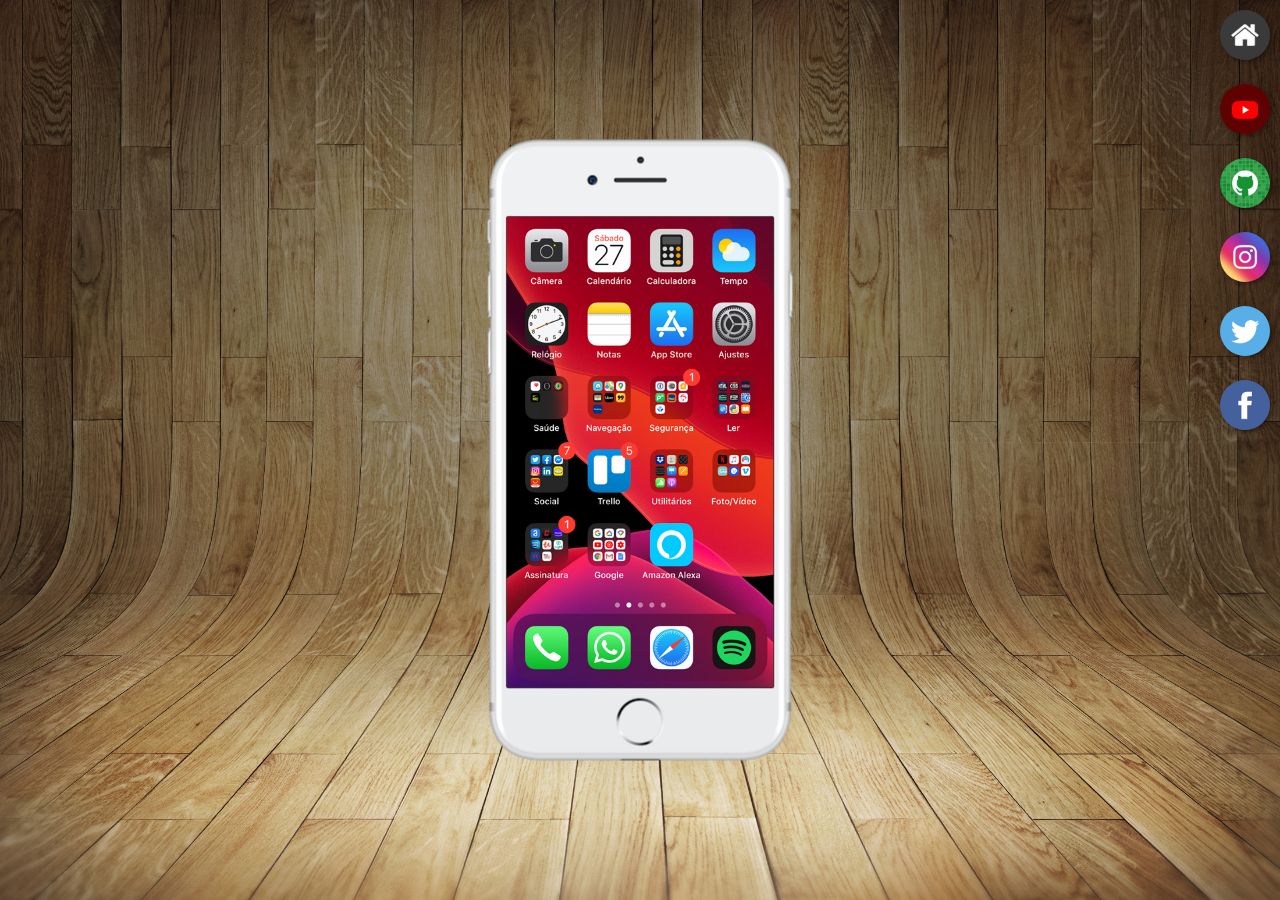
<file: index.html>
<!DOCTYPE html>
<html lang="pt-br">
<head>
    <meta charset="UTF-8">
    <meta name="viewport" content="width=device-width, initial-scale=1.0">
    <title>Projeto Redes Socias</title>
    <link rel="stylesheet" href="estilos/style.css">
    <link rel="shortcut icon" href="favicon.ico" type="image/x-icon">
</head>
<body>
    <main>
        <section id="telefone">
            <iframe src="home.html" name="tela" id="tela">
                Seu navegador nao e compativel com isso
            </iframe>
        </section>
        <section id="redes-socias">
            <a href="home.html" target="tela"><img src="imagens/logo-home.jpg" alt=""></a><br>
            <a href="youtube.html" target="tela"><img src="imagens/logo-youtube.jpg" alt=""></a><br>
            <a href="github.html" target="tela"><img src="imagens/logo-github.jpg" alt=""></a><br>
            <a href="instagram.html" target="tela"><img src="imagens/logo-instagram.jpg" alt=""></a><br>
            <a href="twitter.html" target="tela"><img src="imagens/logo-twitter.jpg" alt=""></a><br>
            <a href="facebook.html" target="tela"><img src="imagens/logo-facebook.jpg" alt=""></a>

        </section>
    </main>
    
</body>
</html>
</file>
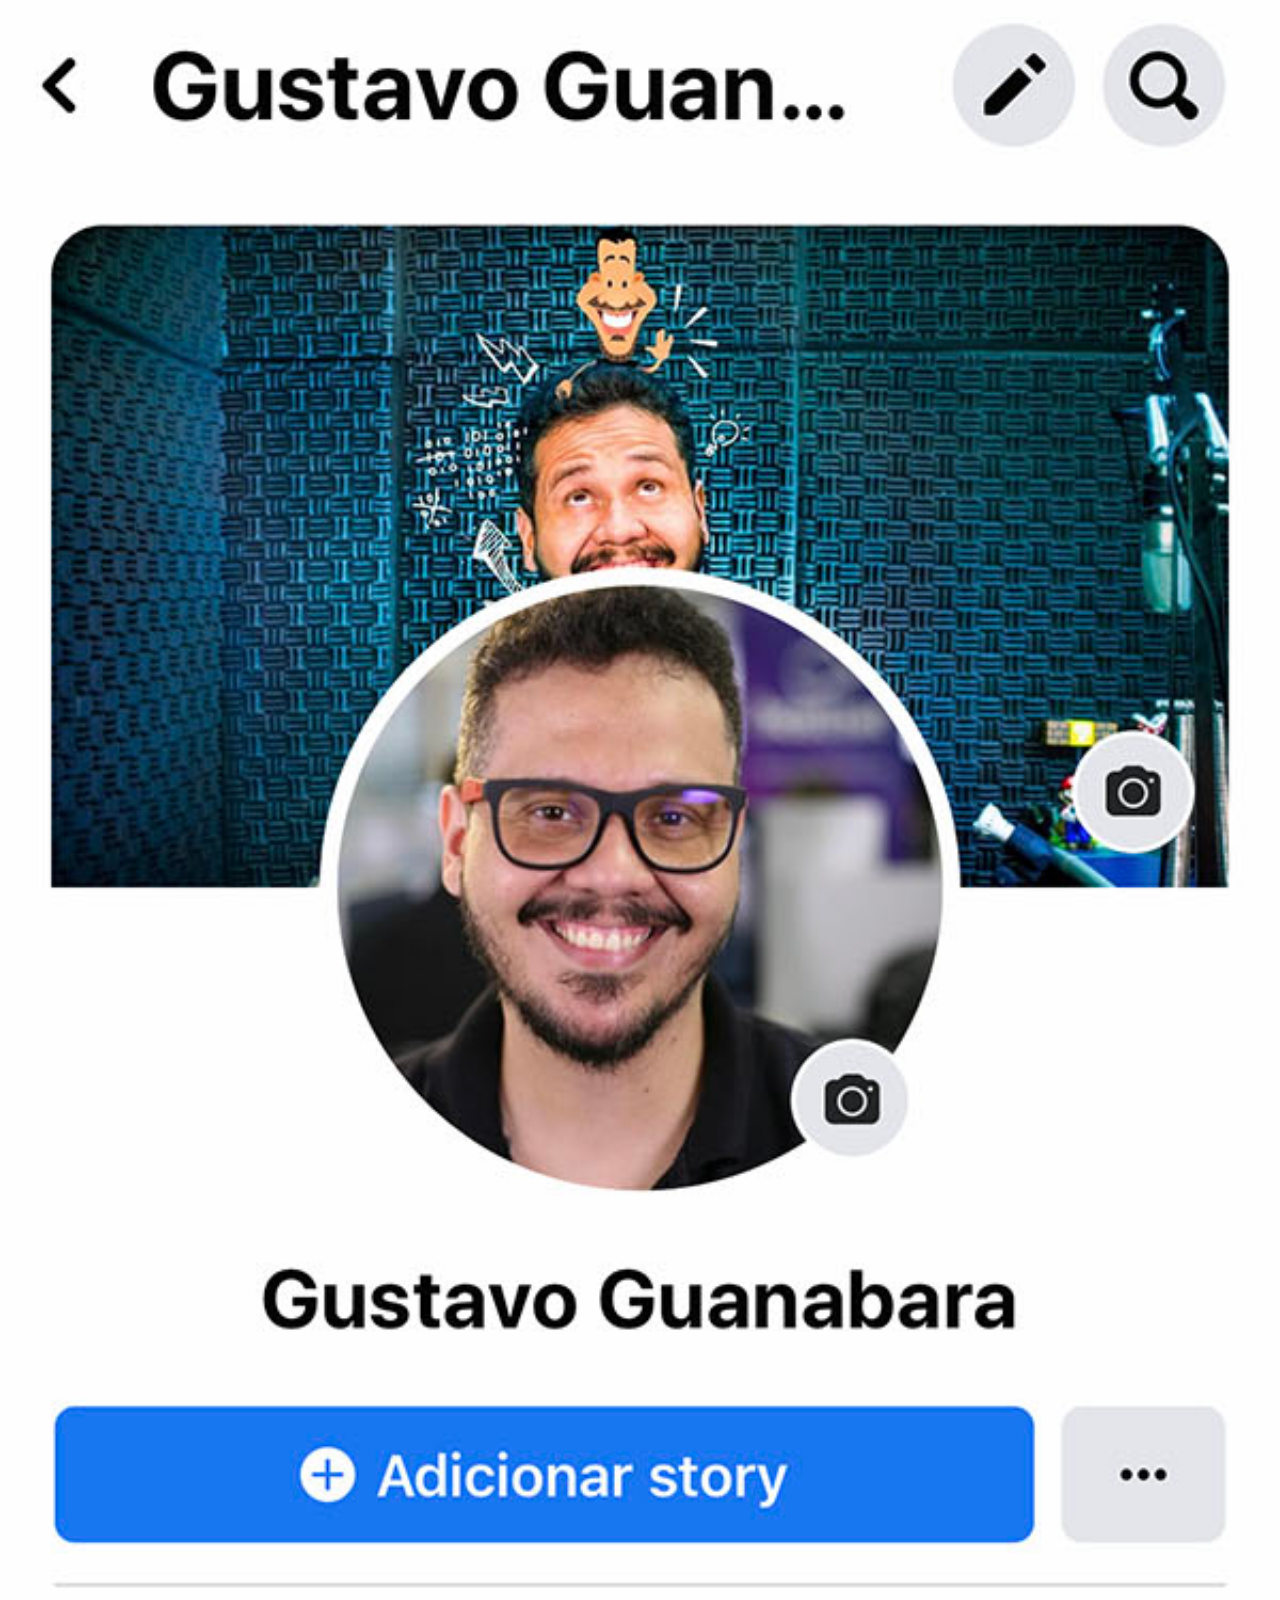
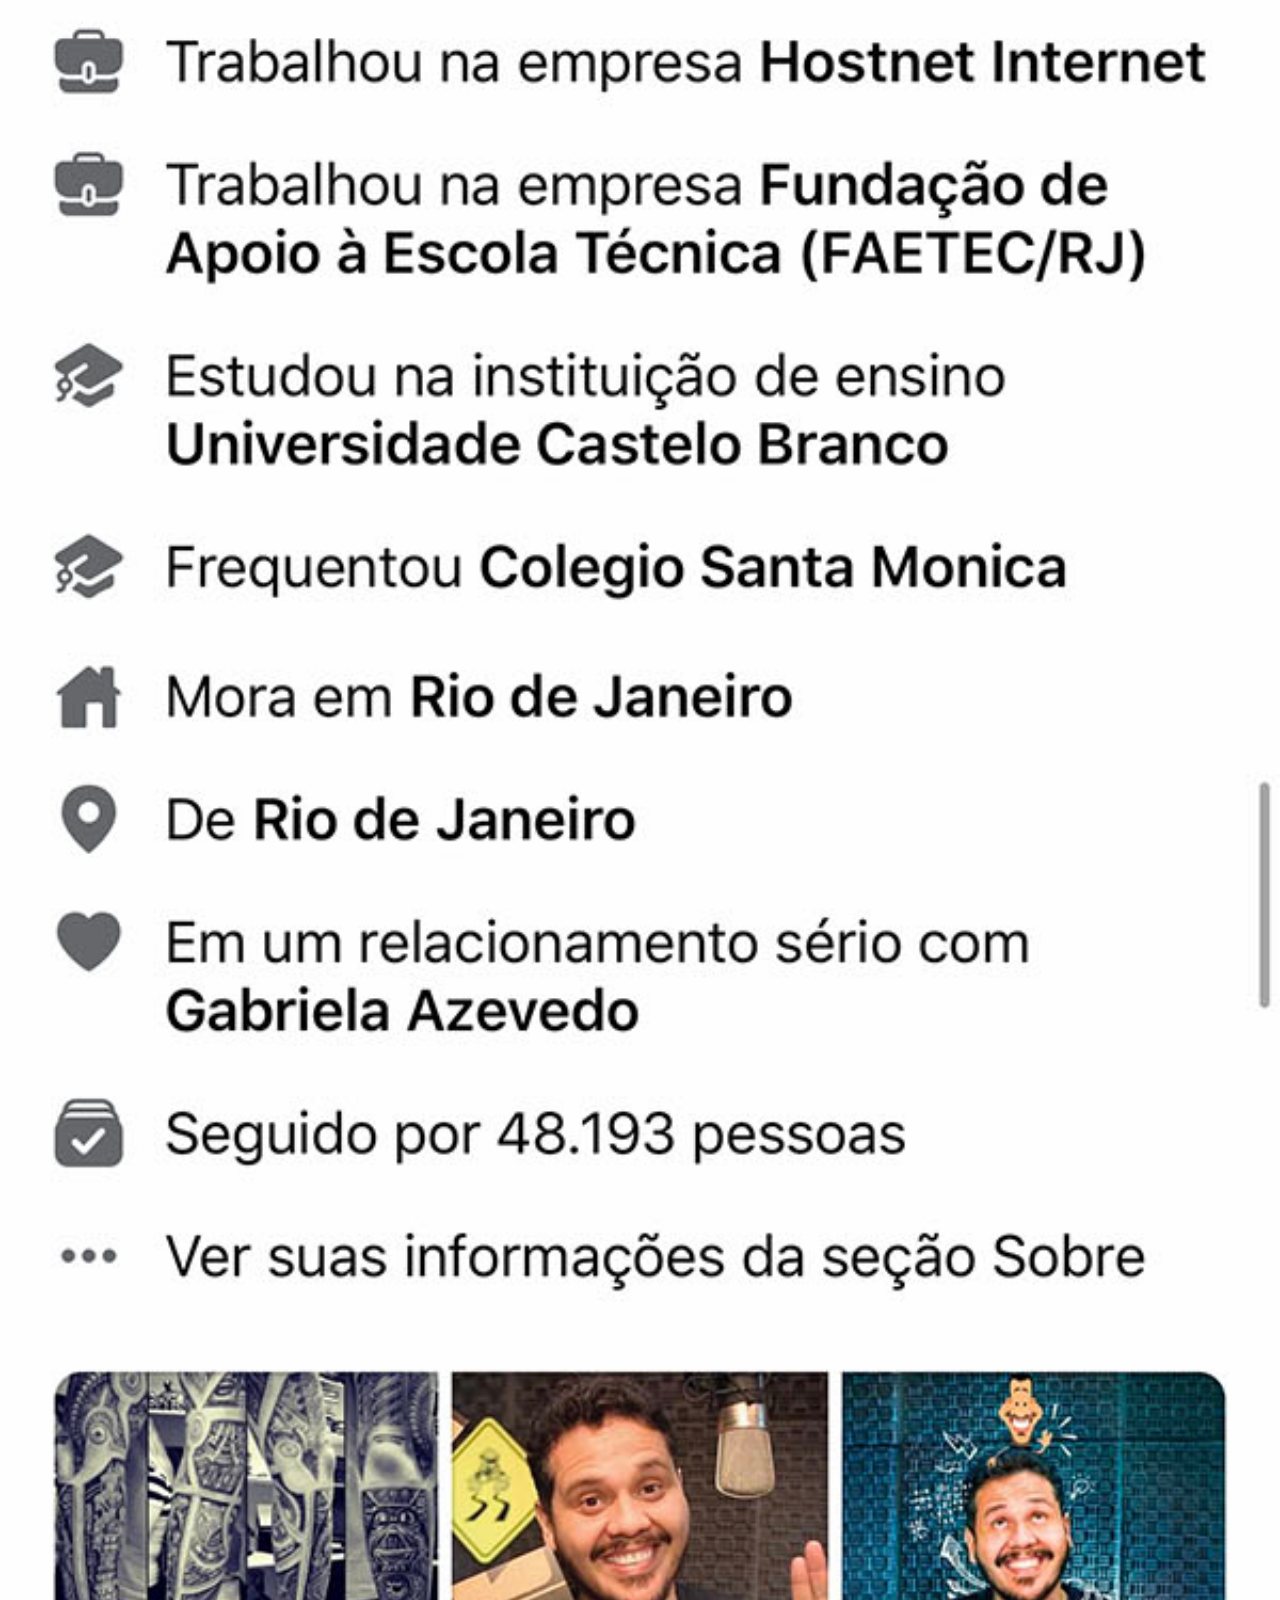
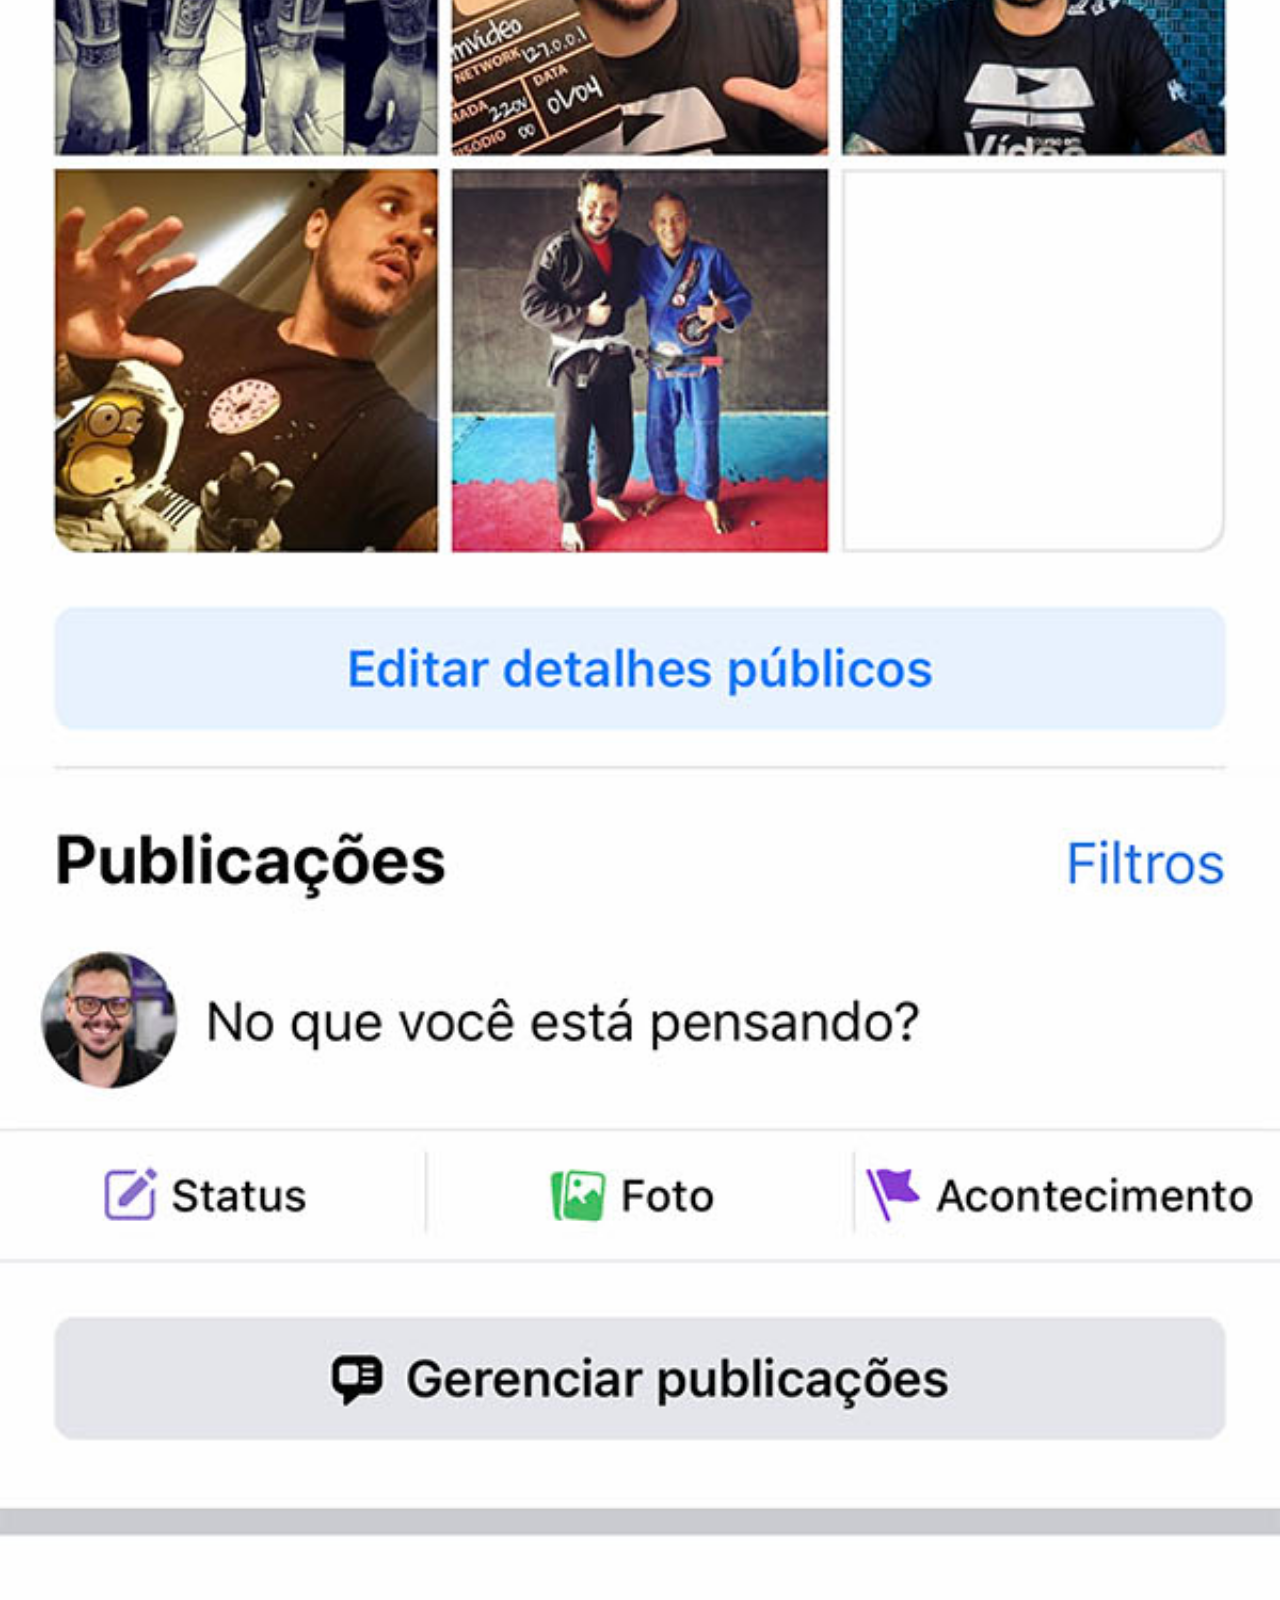
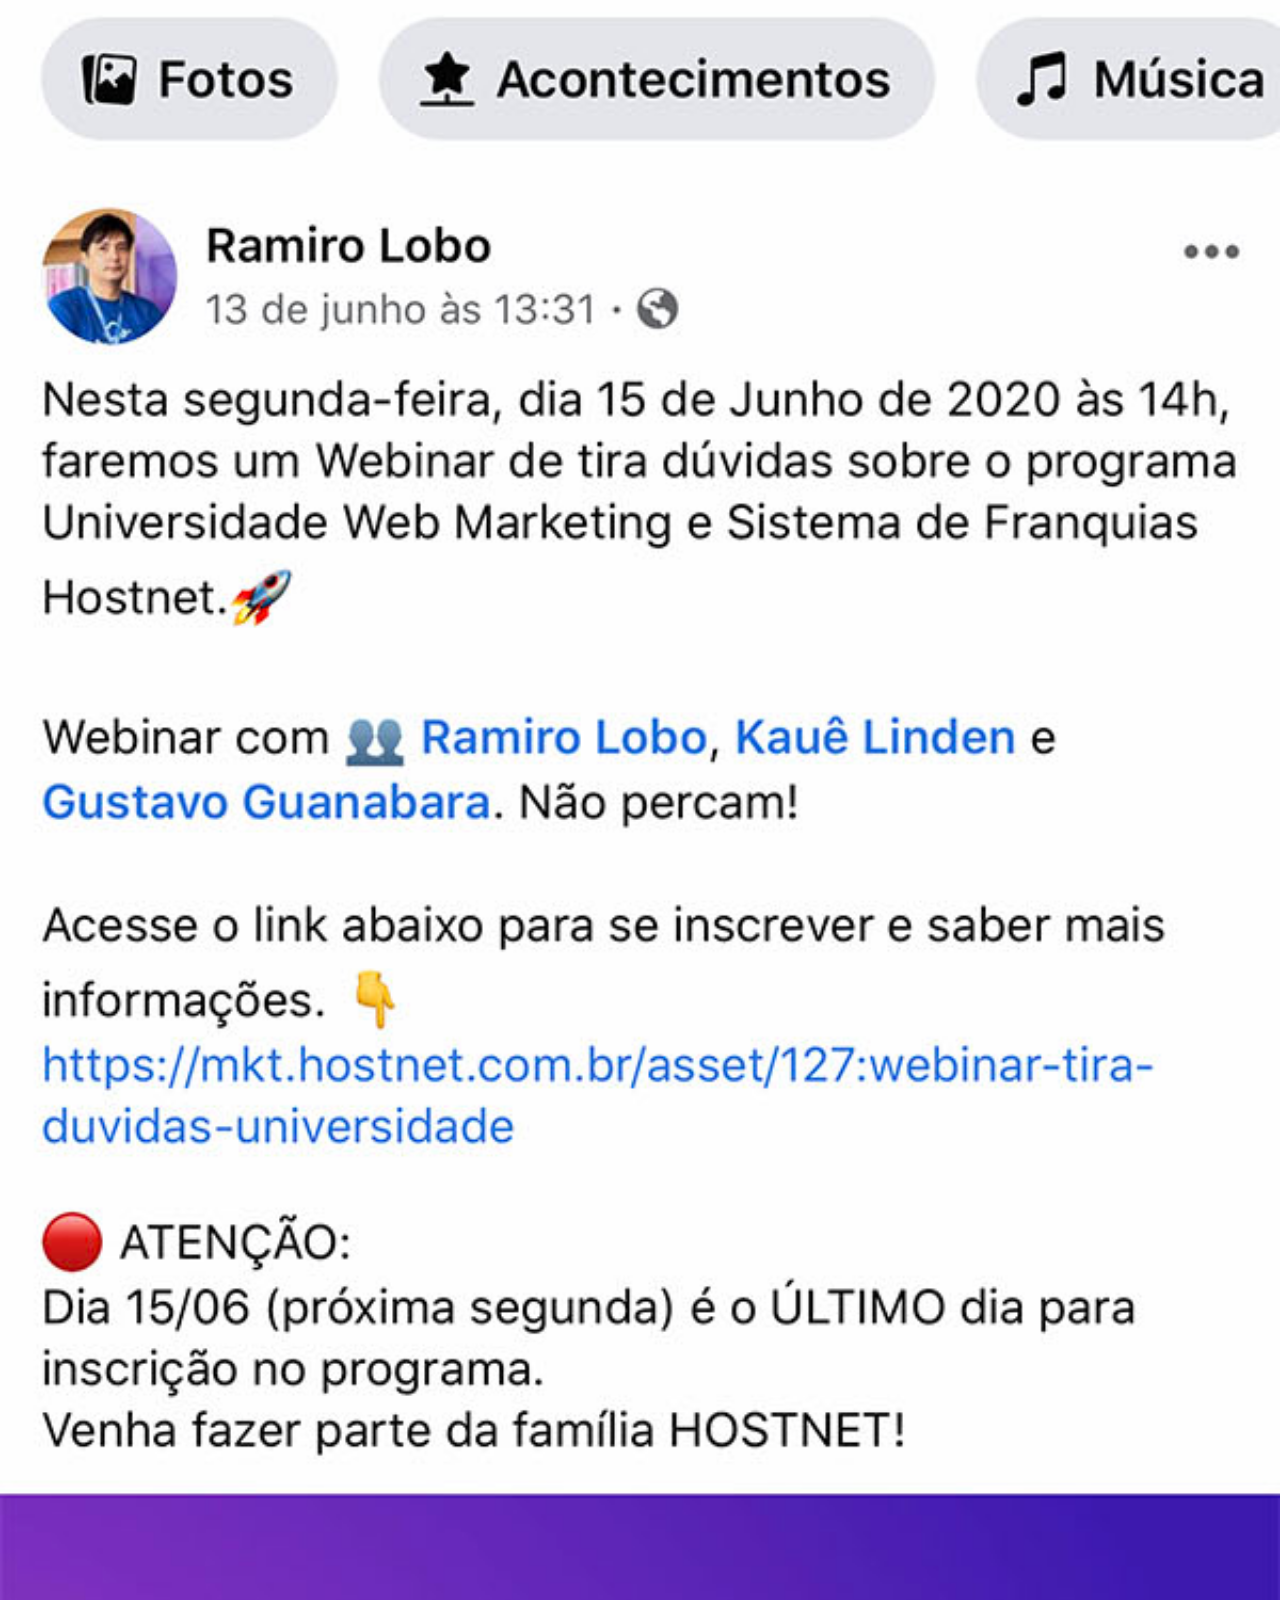
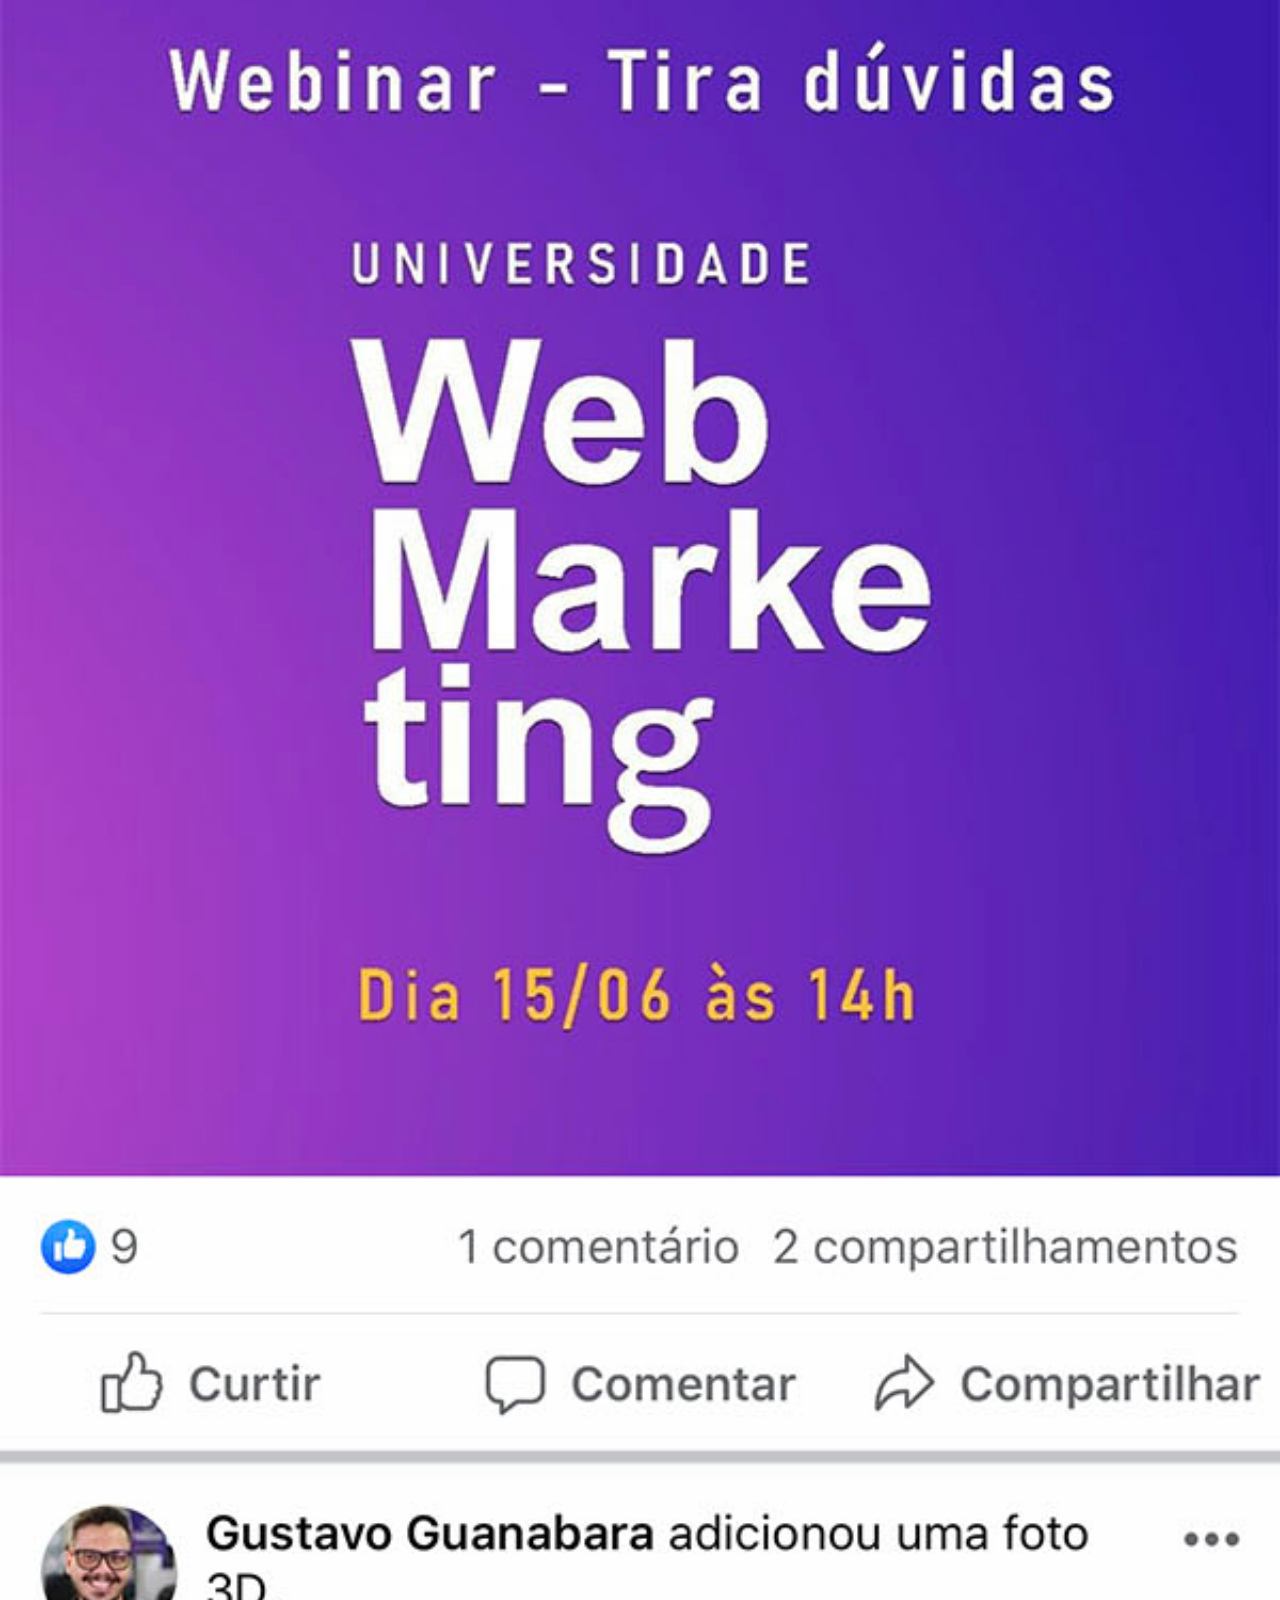
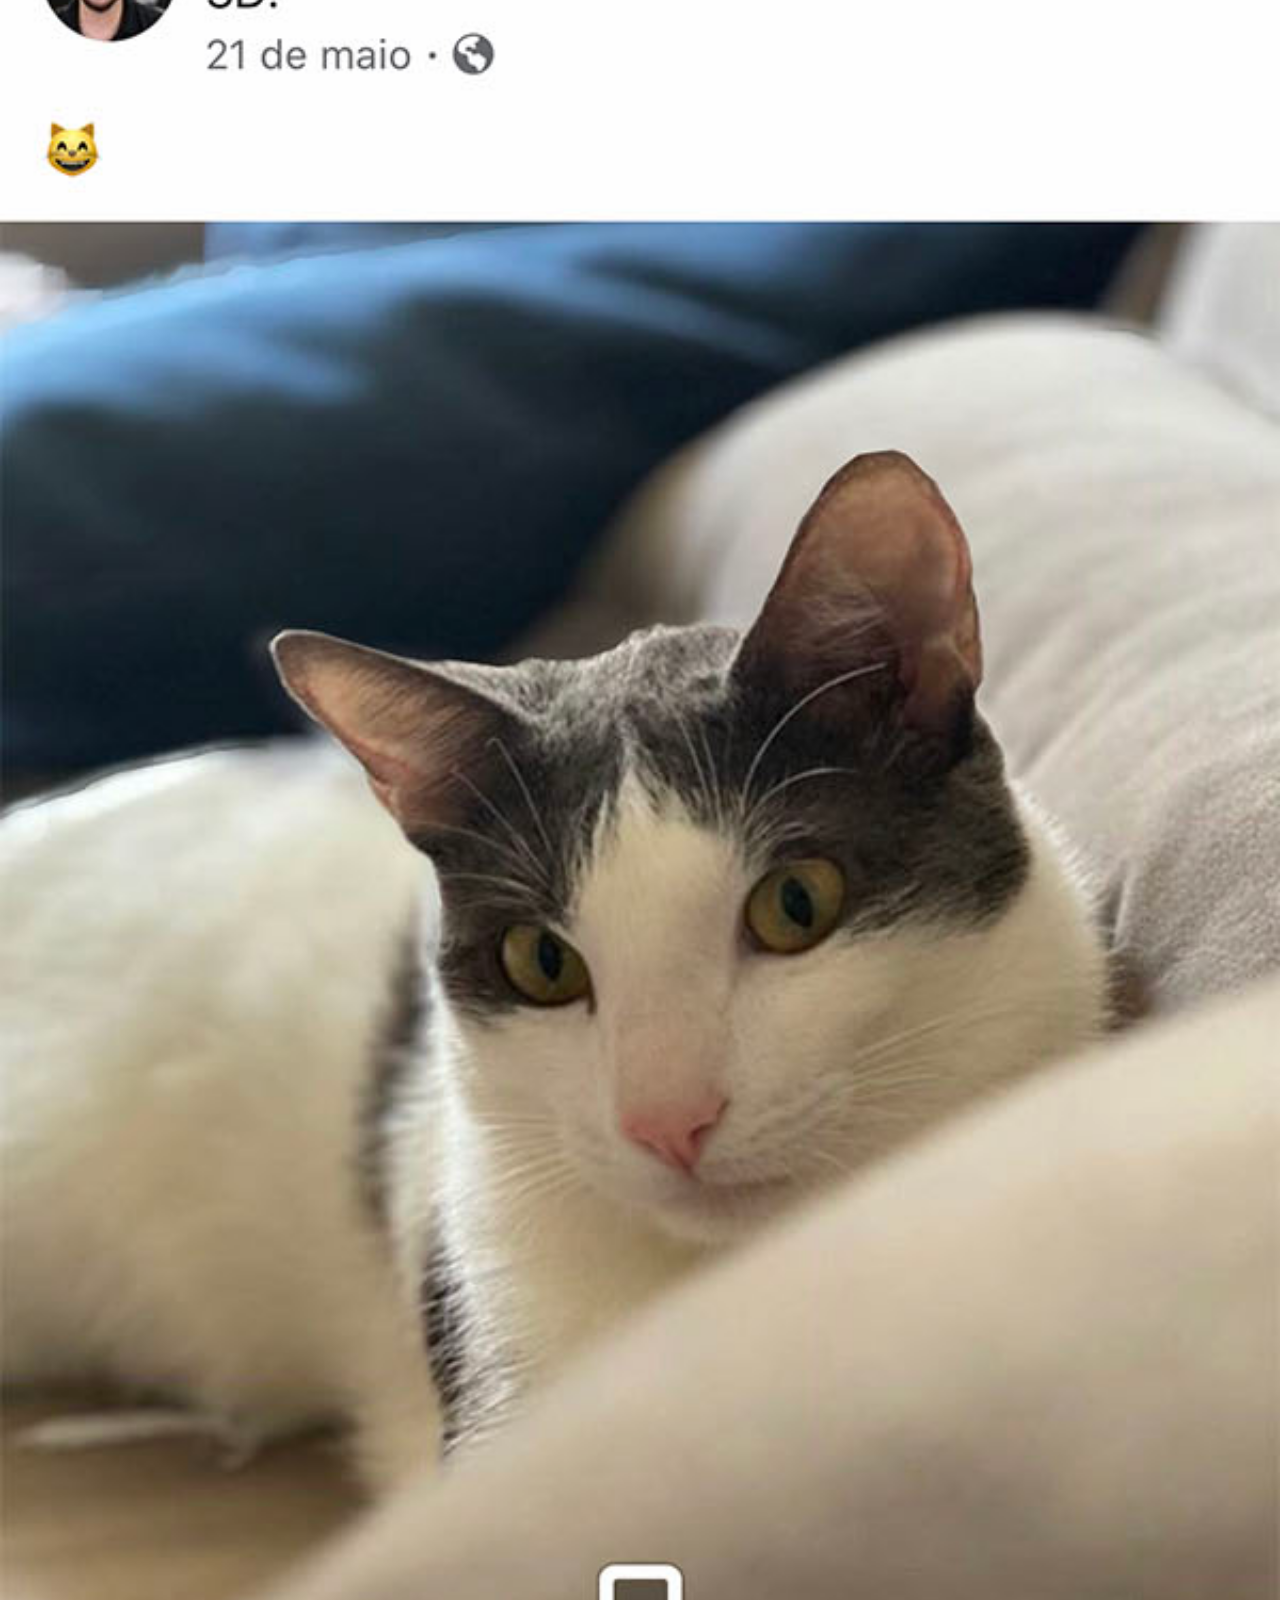
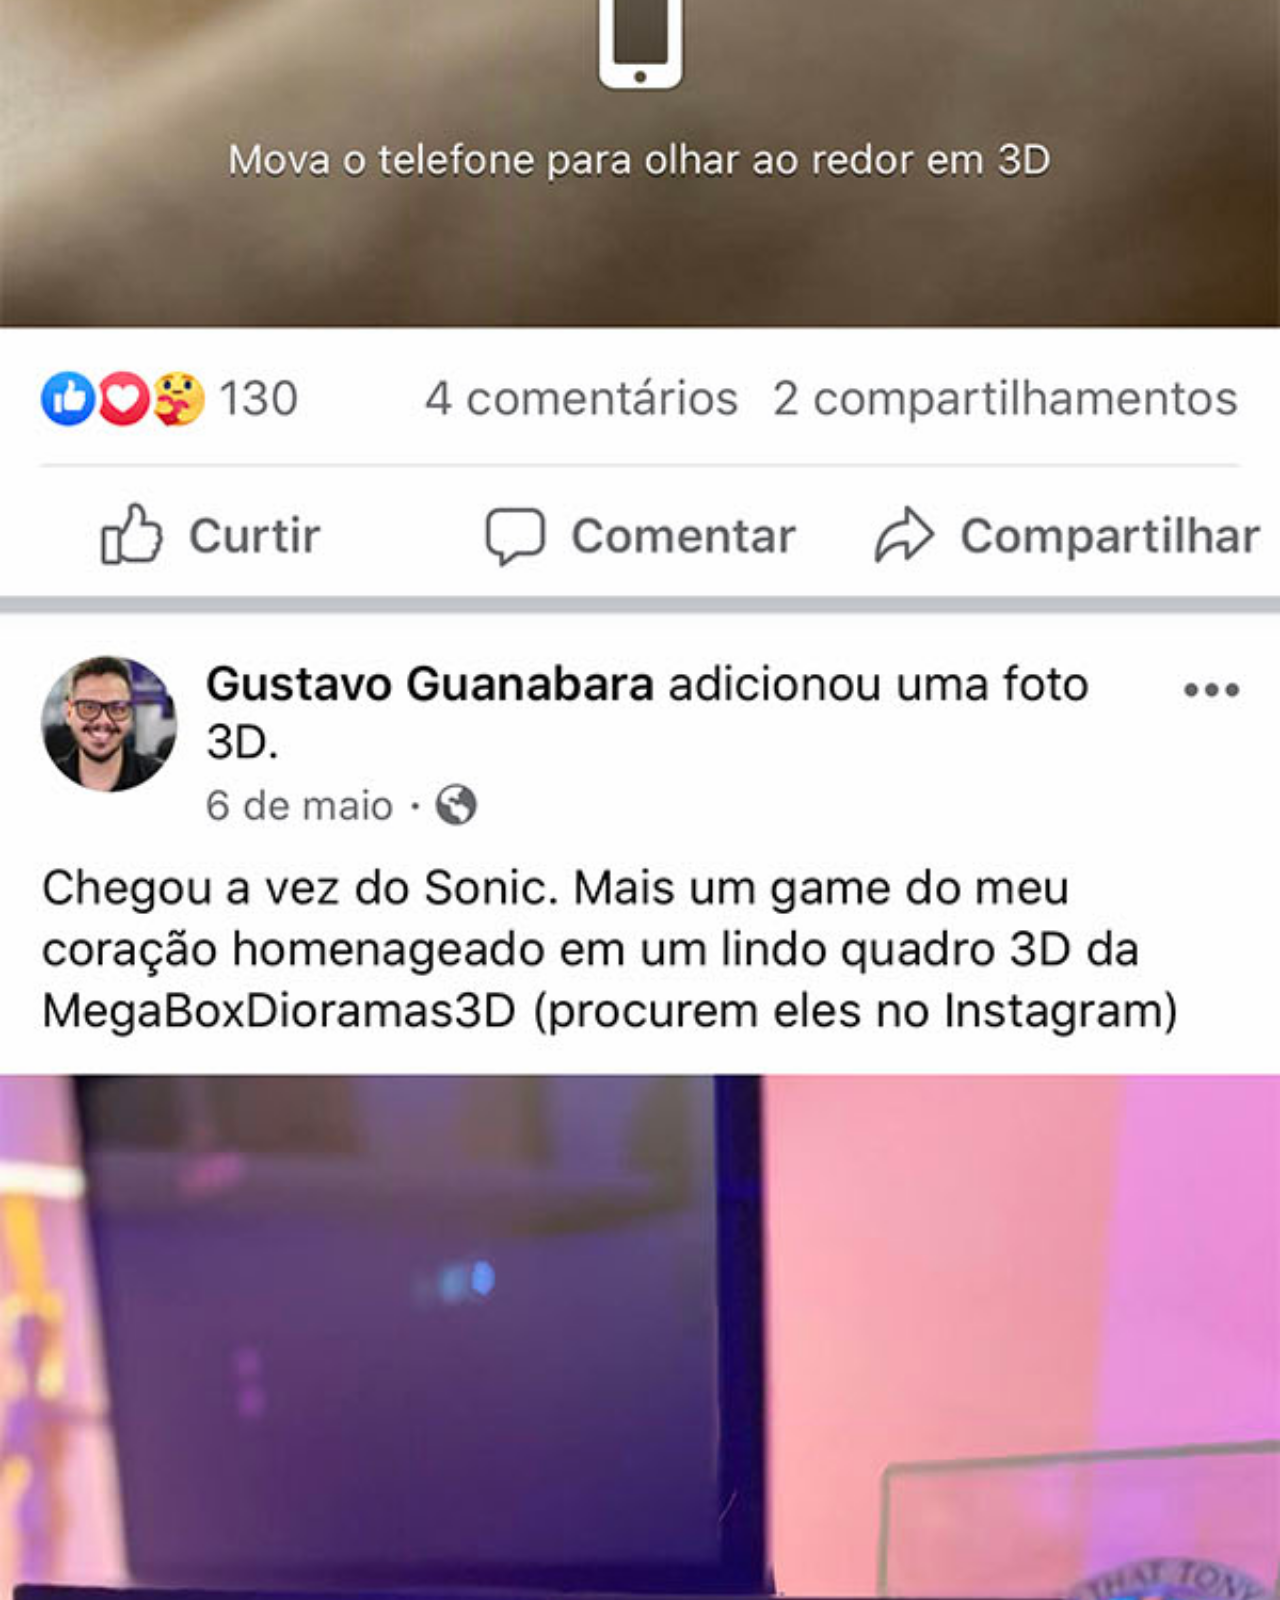
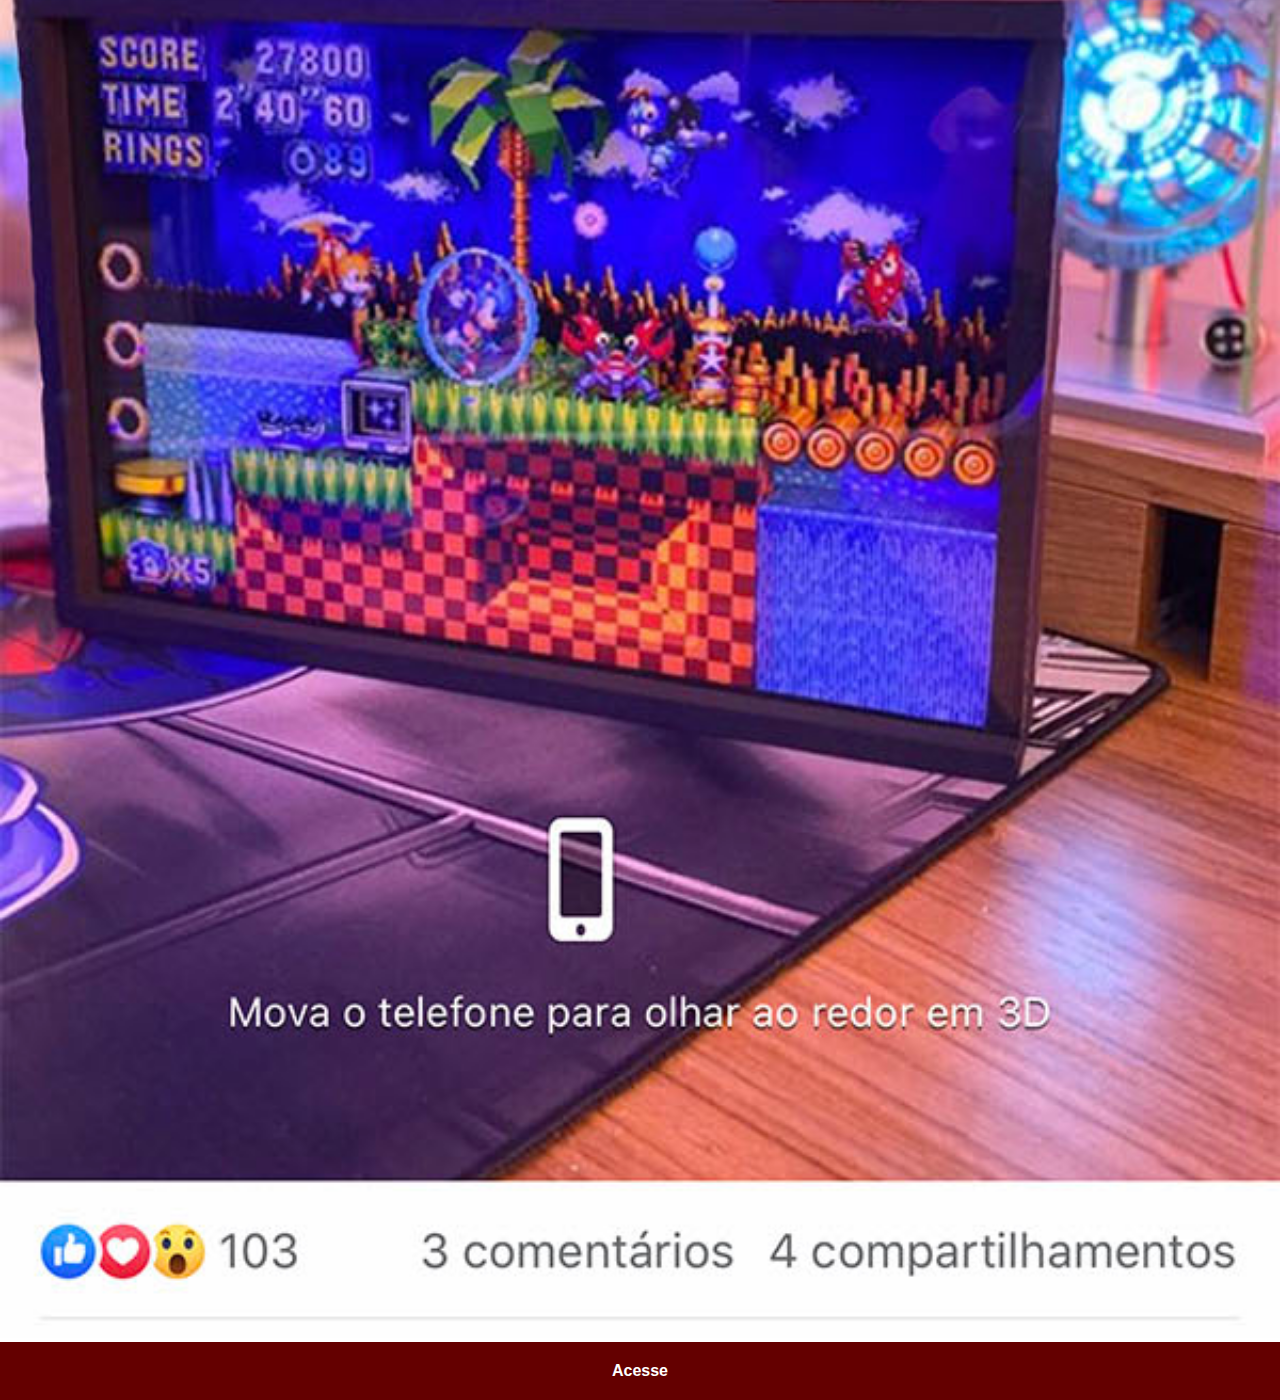
<file: facebook.html>
<!DOCTYPE html>
<html lang="pt-br">
<head>
    <meta charset="UTF-8">
    <meta name="viewport" content="width=device-width, initial-scale=1.0">
    <title>Facebook</title>
    <link rel="stylesheet" href="estilos/social.css">
</head>
<body>
    <img src="imagens/tela-facebook.jpg" alt="">
    <a href="https://www.facebook.com/fernando.greca.9" target="_blank">Acesse</a>
</body>
</html>
</file>
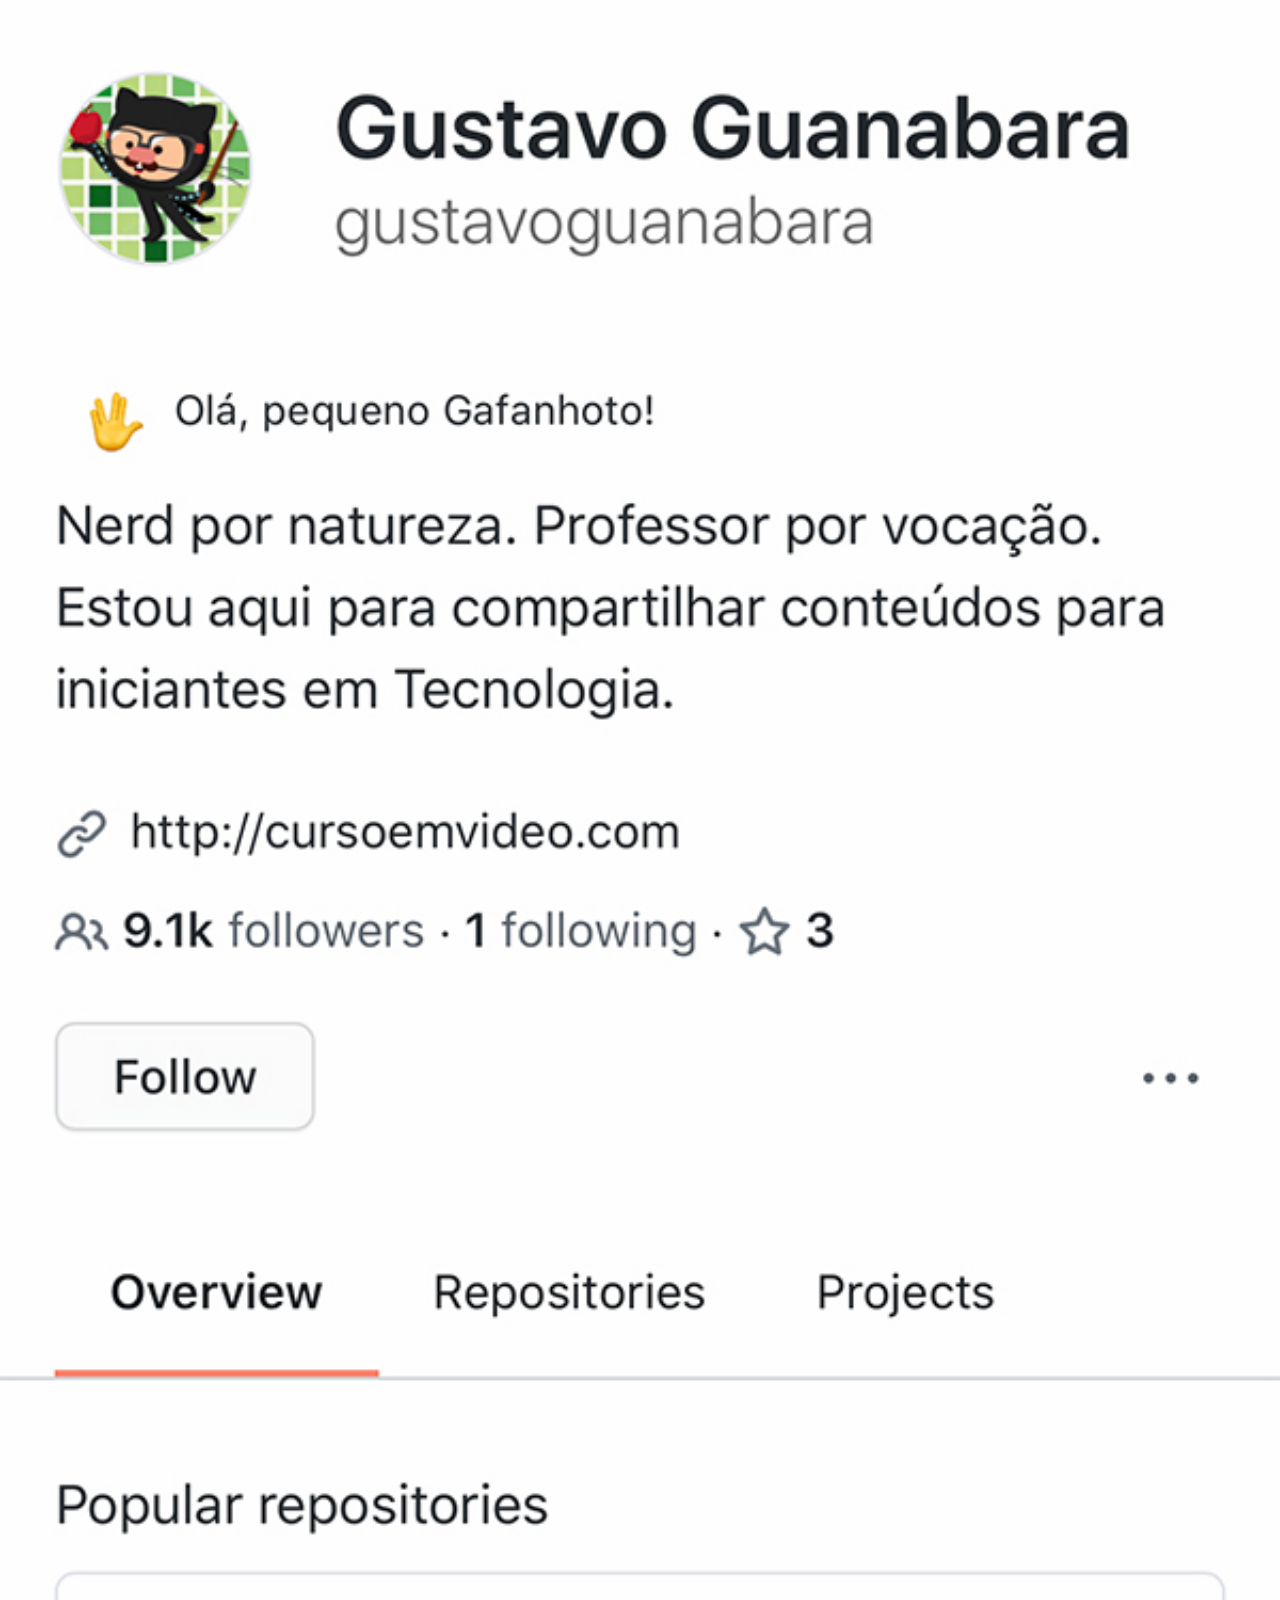
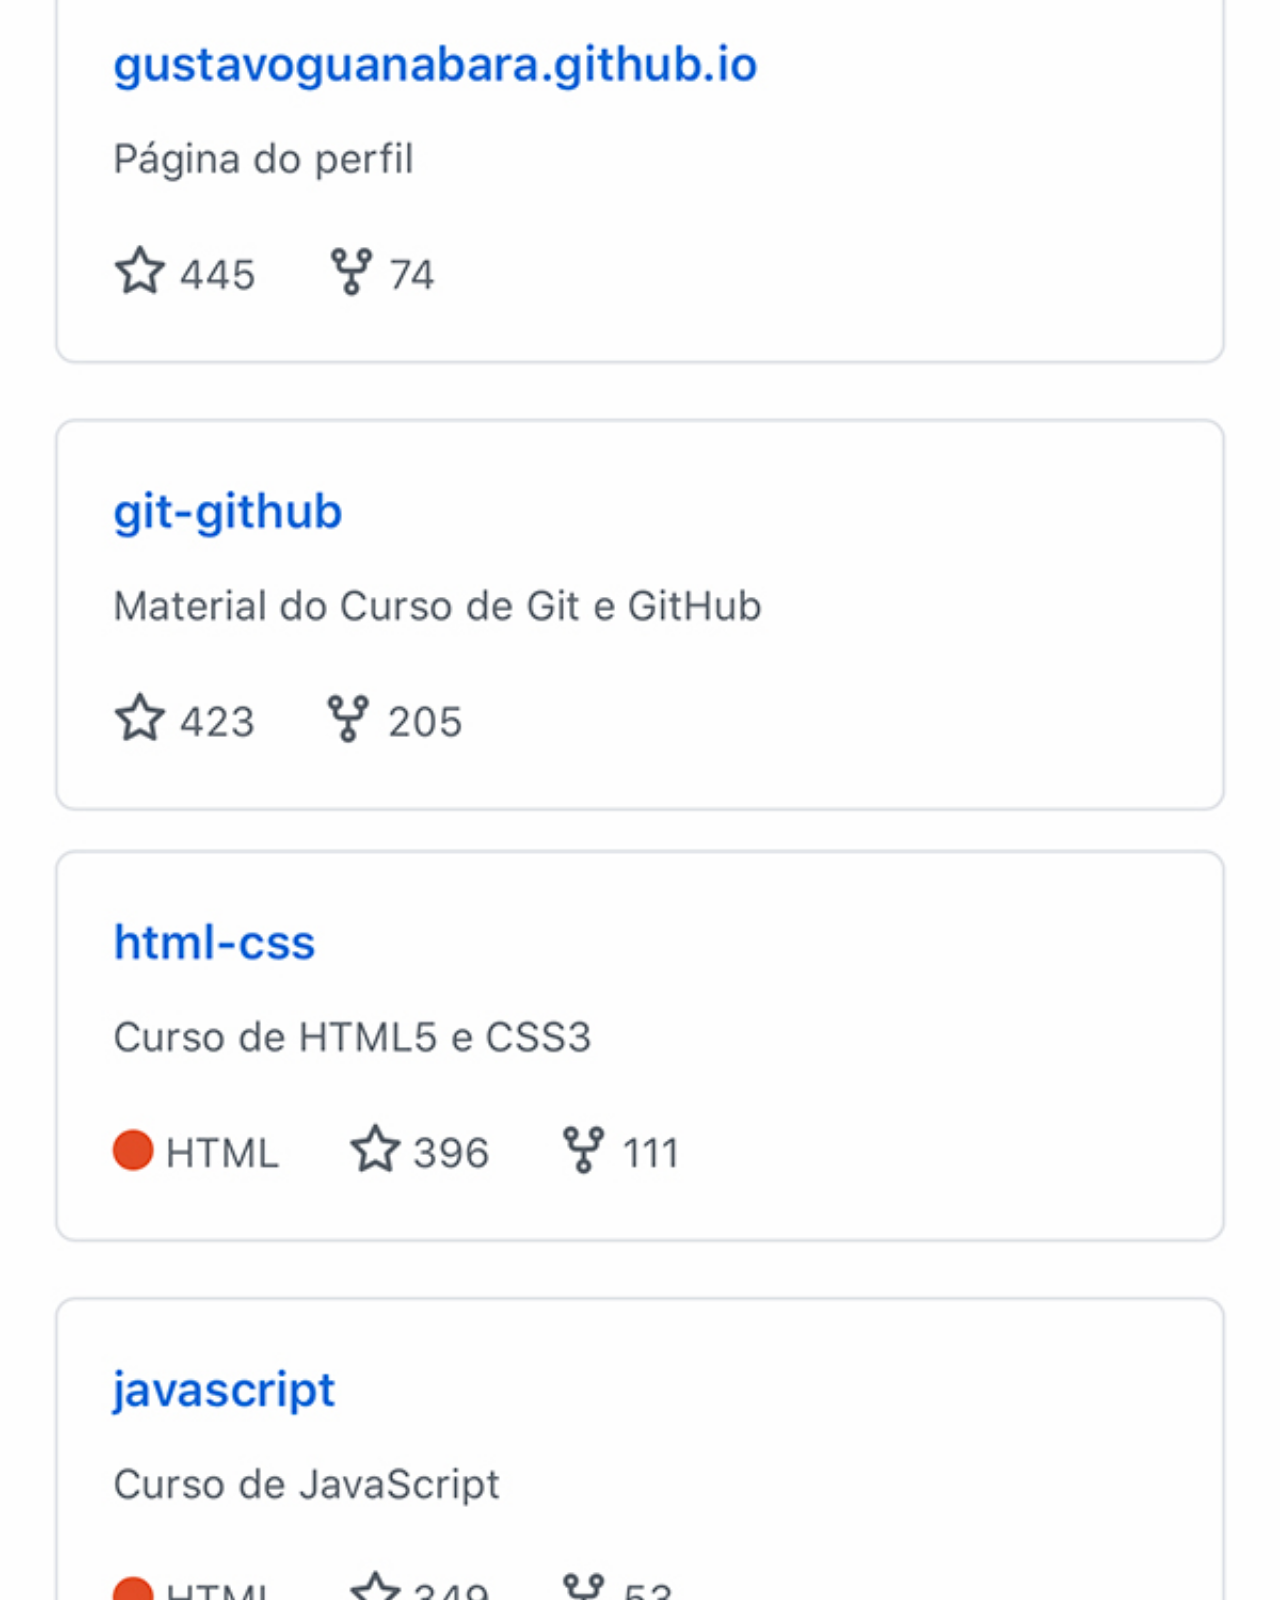
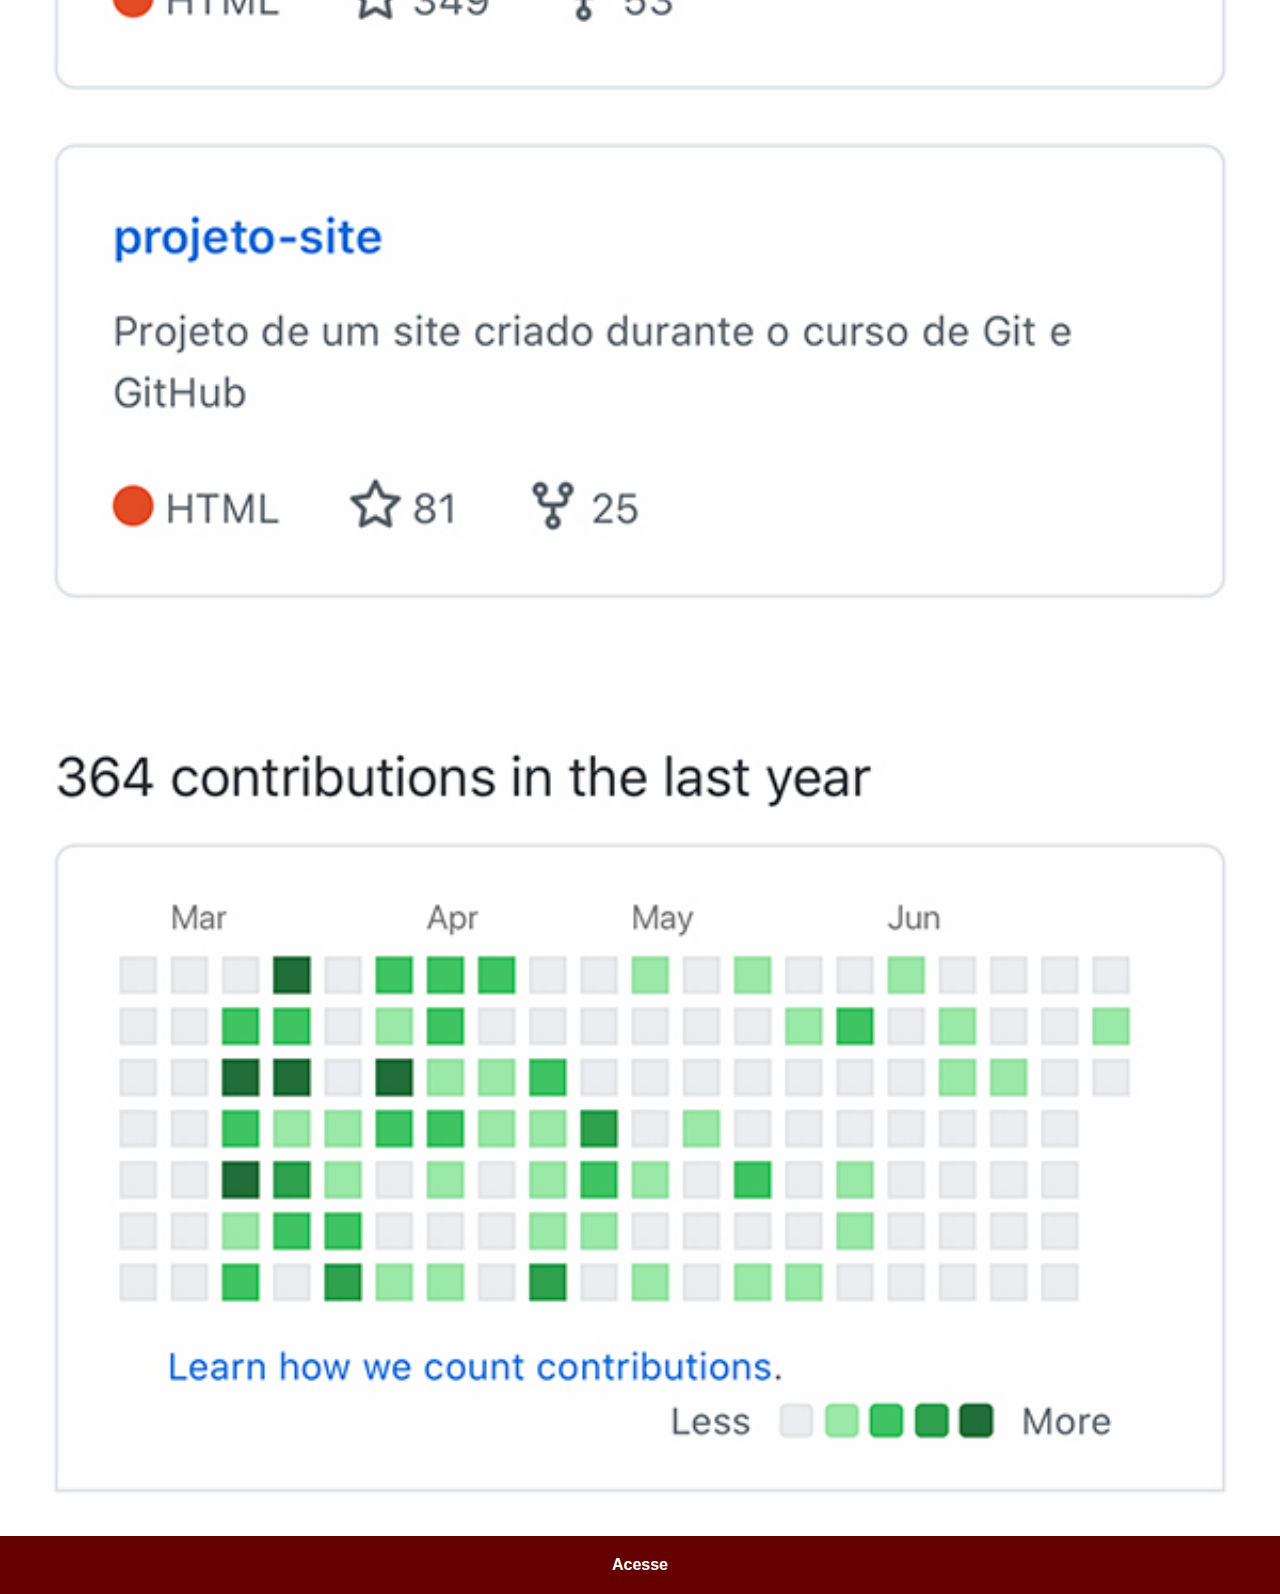
<file: github.html>
<!DOCTYPE html>
<html lang="pt-br">
<head>
    <meta charset="UTF-8">
    <meta name="viewport" content="width=device-width, initial-scale=1.0">
    <title>Github</title>
    <link rel="stylesheet" href="estilos/social.css">
</head>
<body>
    <img src="imagens/tela-github.jpg" alt="">
    <a href="https://github.com/FernandoGreca" target="_blank">Acesse</a>
</body>
</html>
</file>
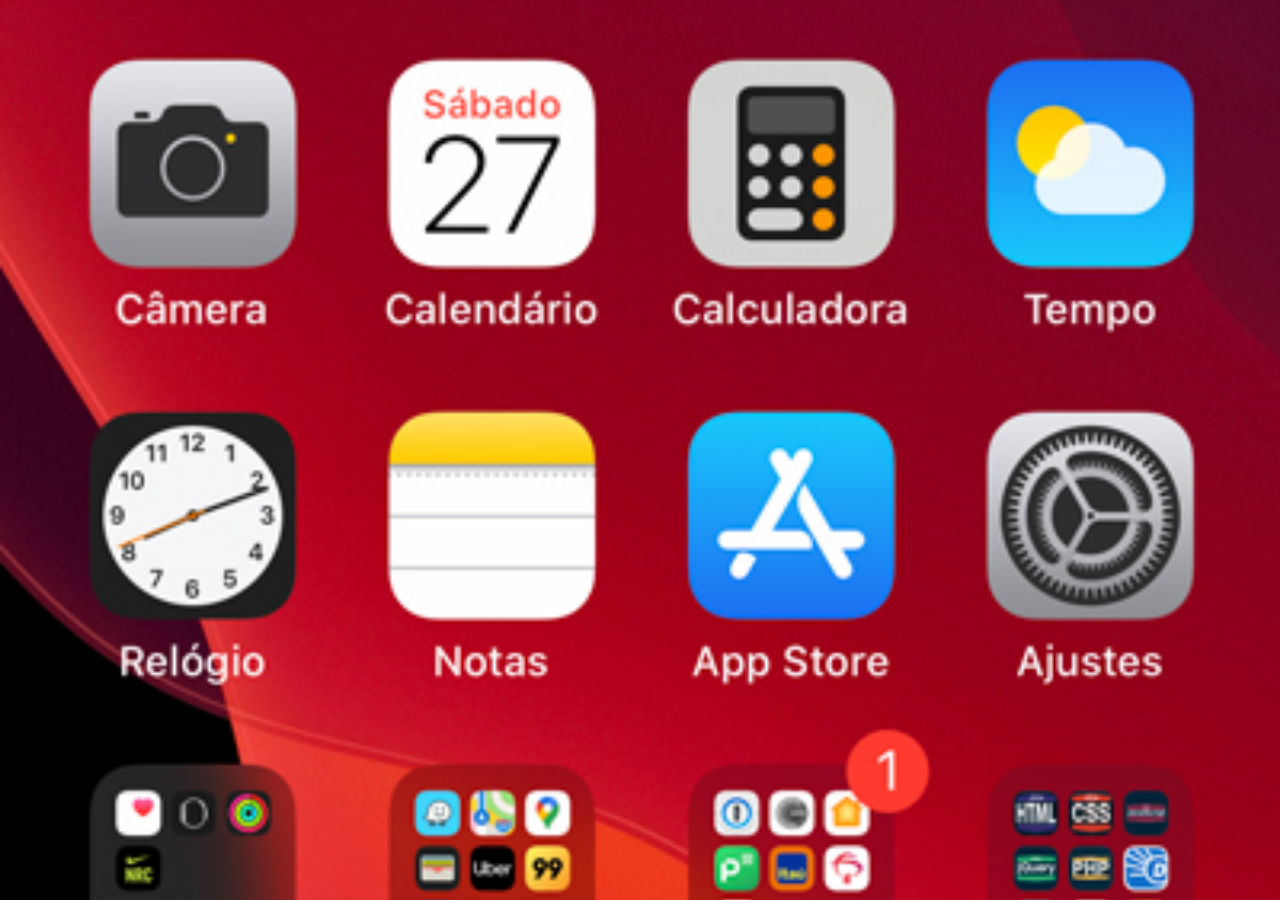
<file: home.html>
<!DOCTYPE html>
<html lang="pt-br">
<head>
    <meta charset="UTF-8">
    <meta name="viewport" content="width=device-width, initial-scale=1.0">
    <title>Document</title>
    <style>
        * {
            margin: 0;
            padding: 0;
        }

        body {
            height: 100vh;
            width: 100vw;
            background: black url('imagens/tela-home.jpg') no-repeat top center;
            background-size: cover;
        }
    </style>
</head>
<body>
    
</body>
</html>
</file>
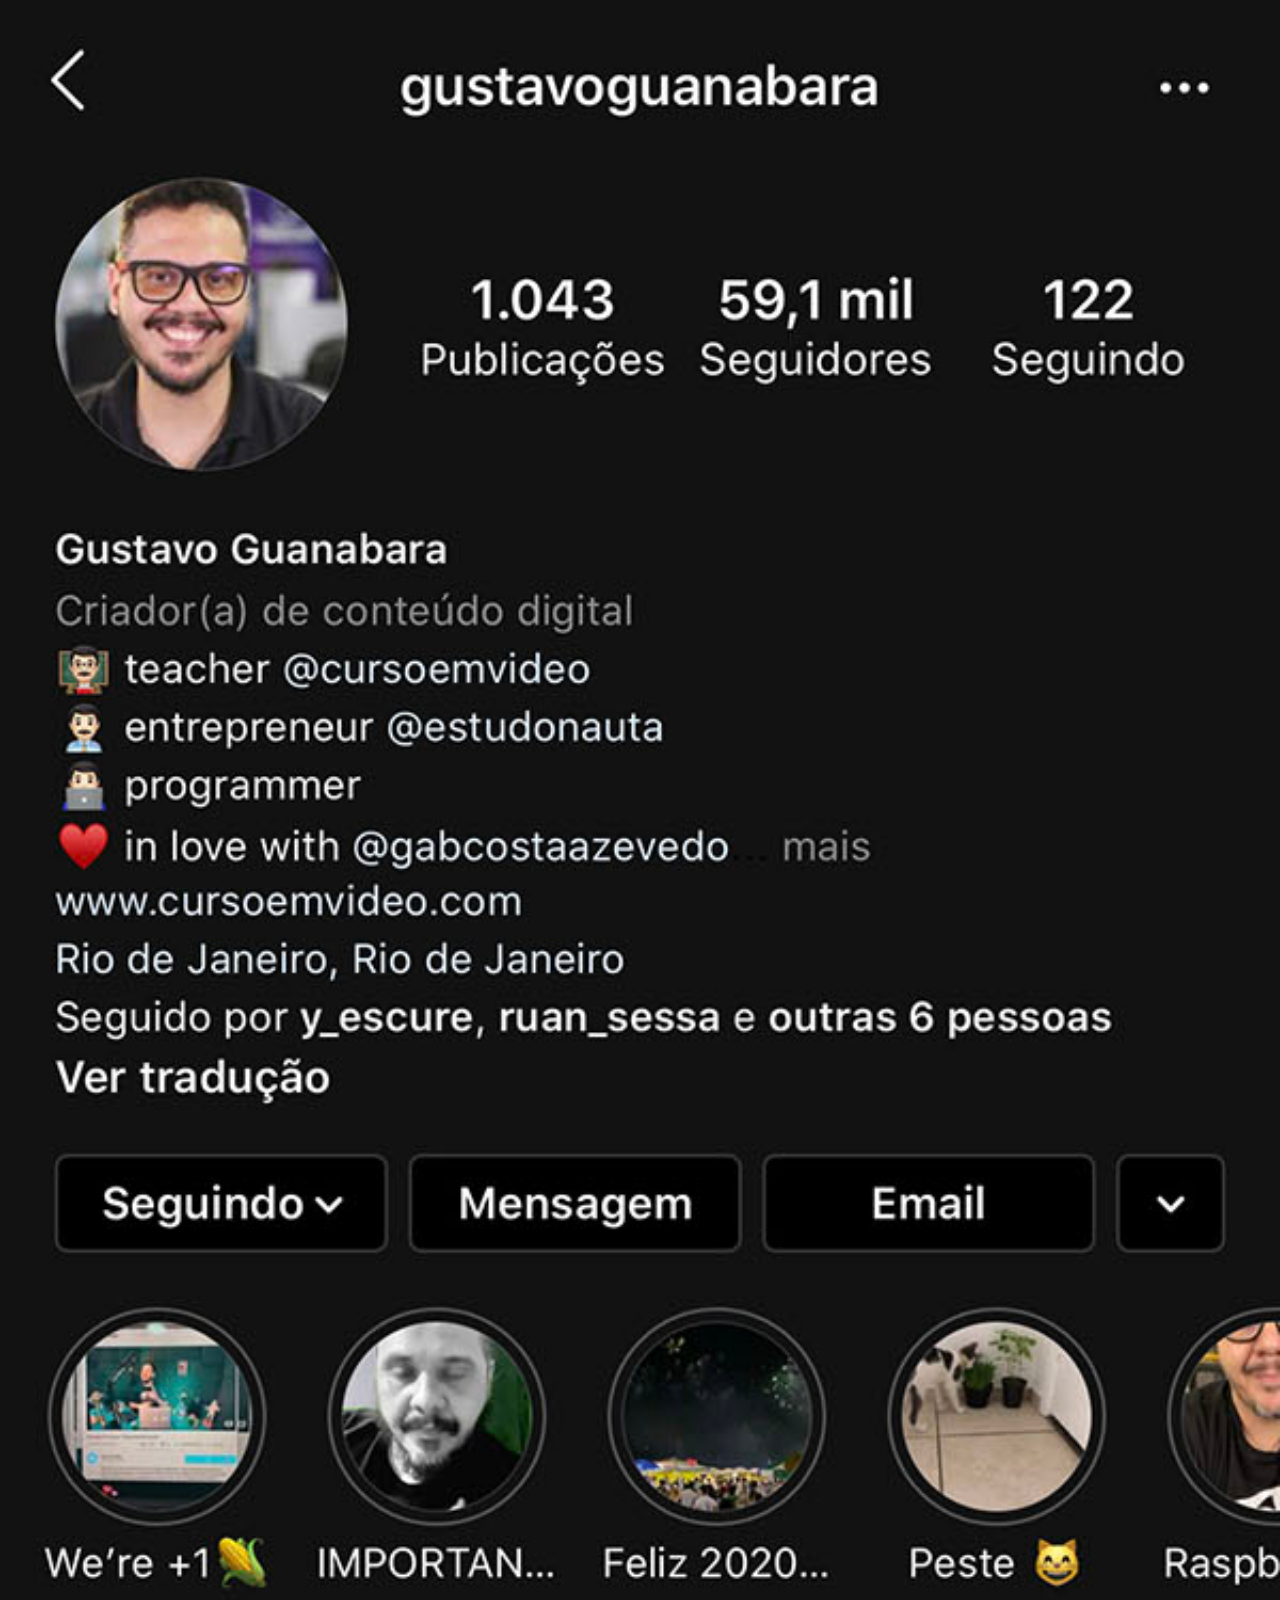
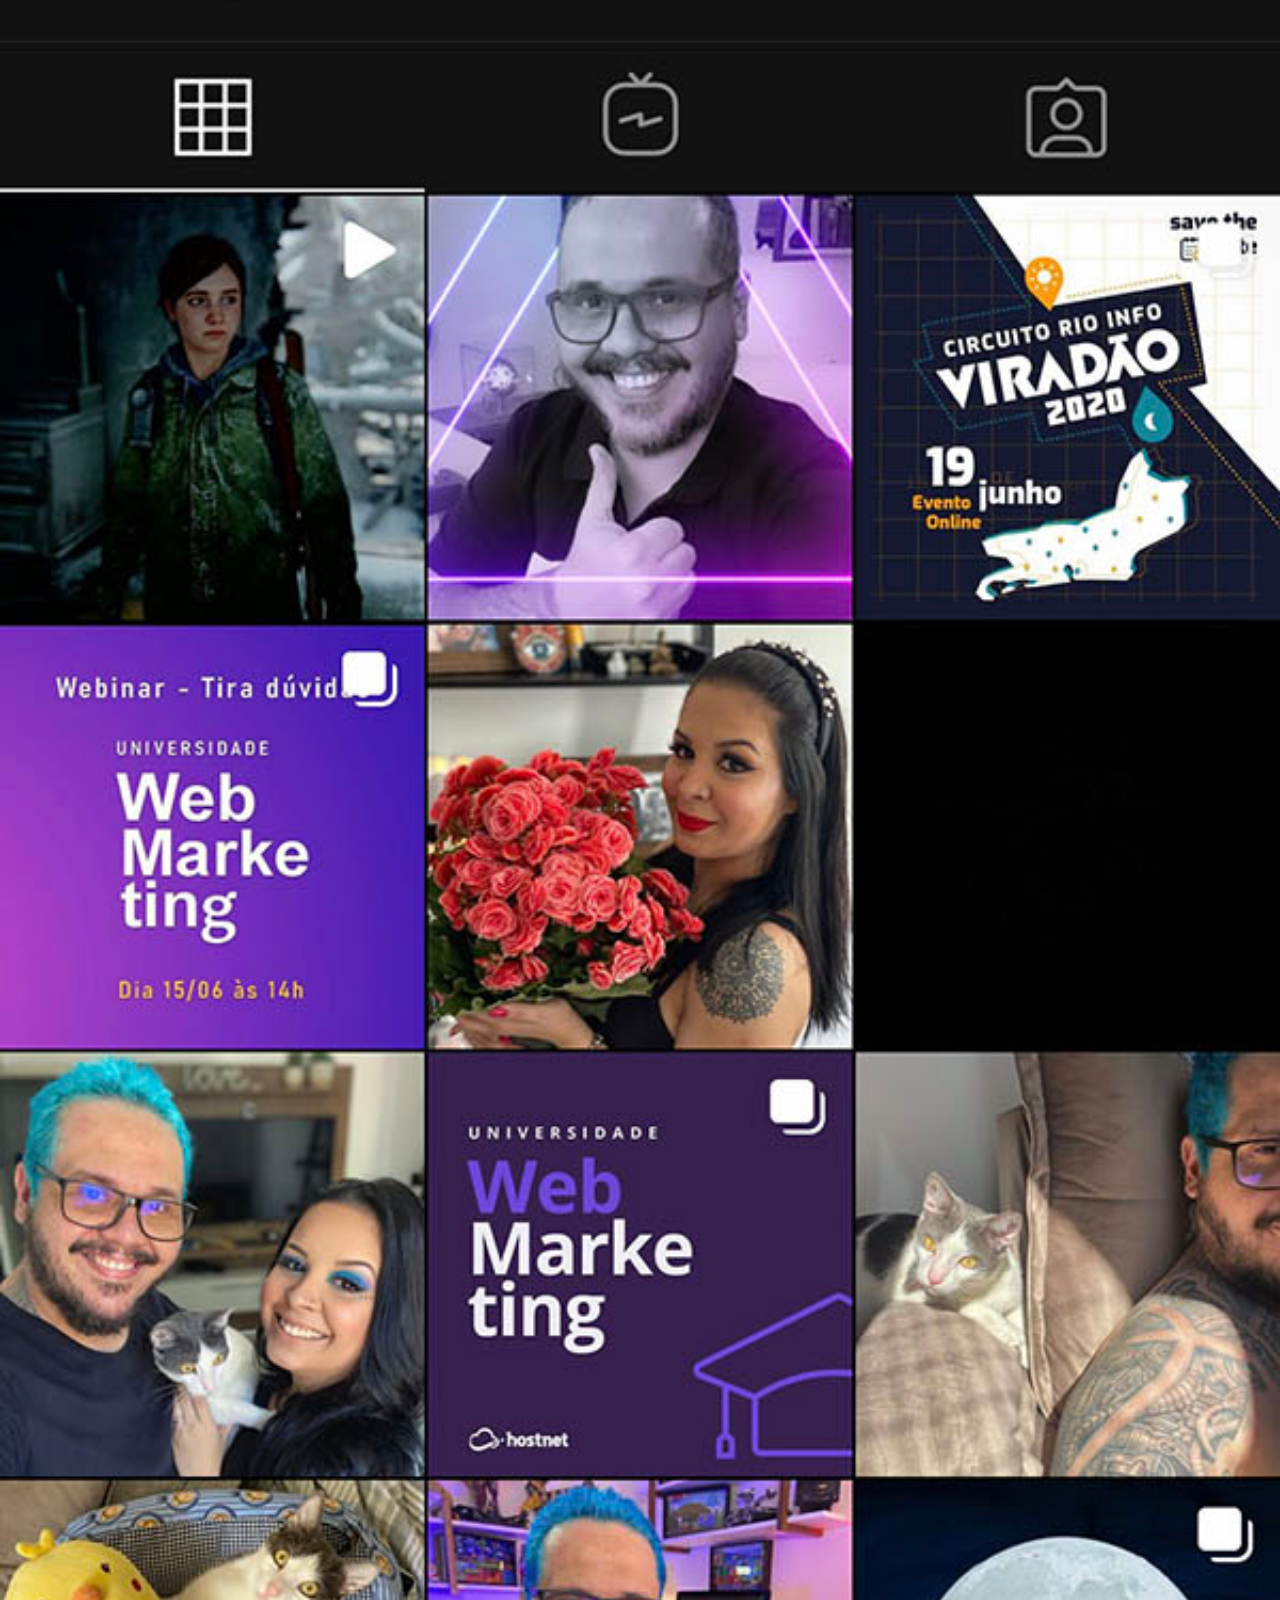
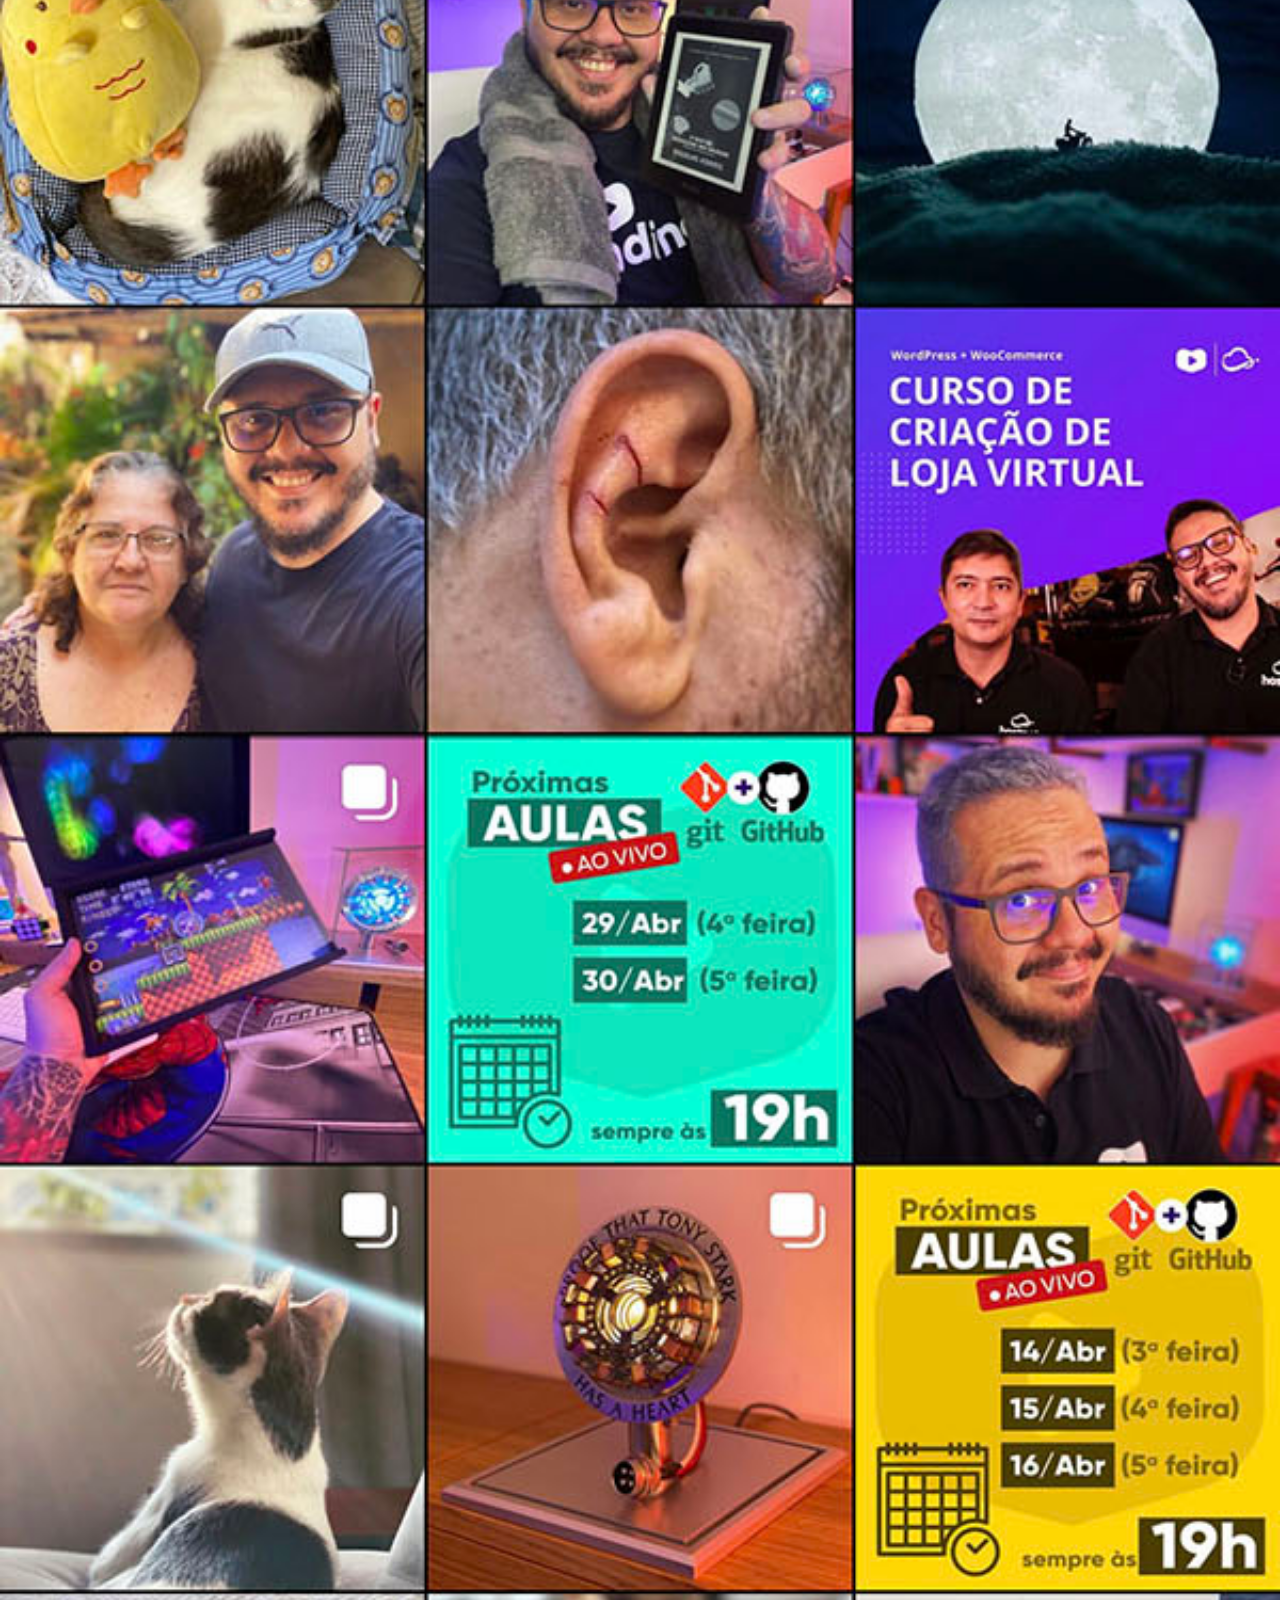
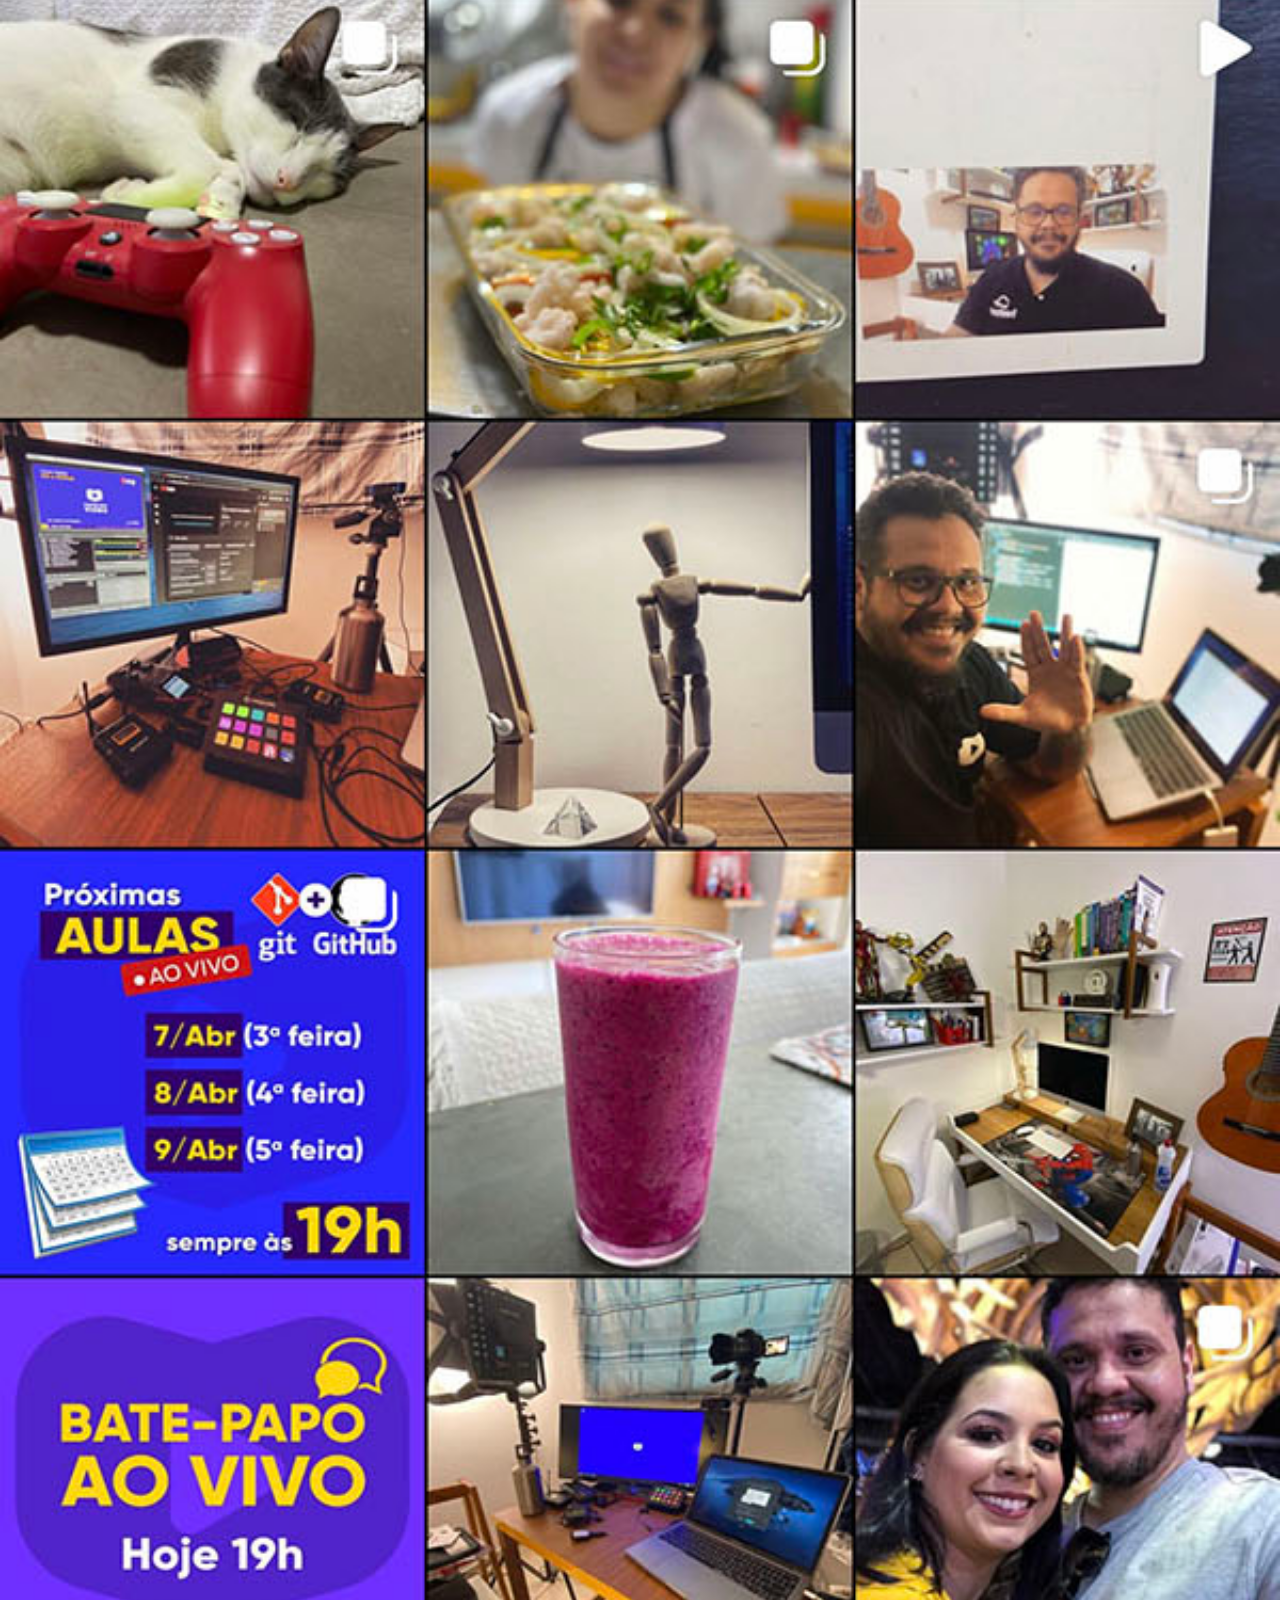
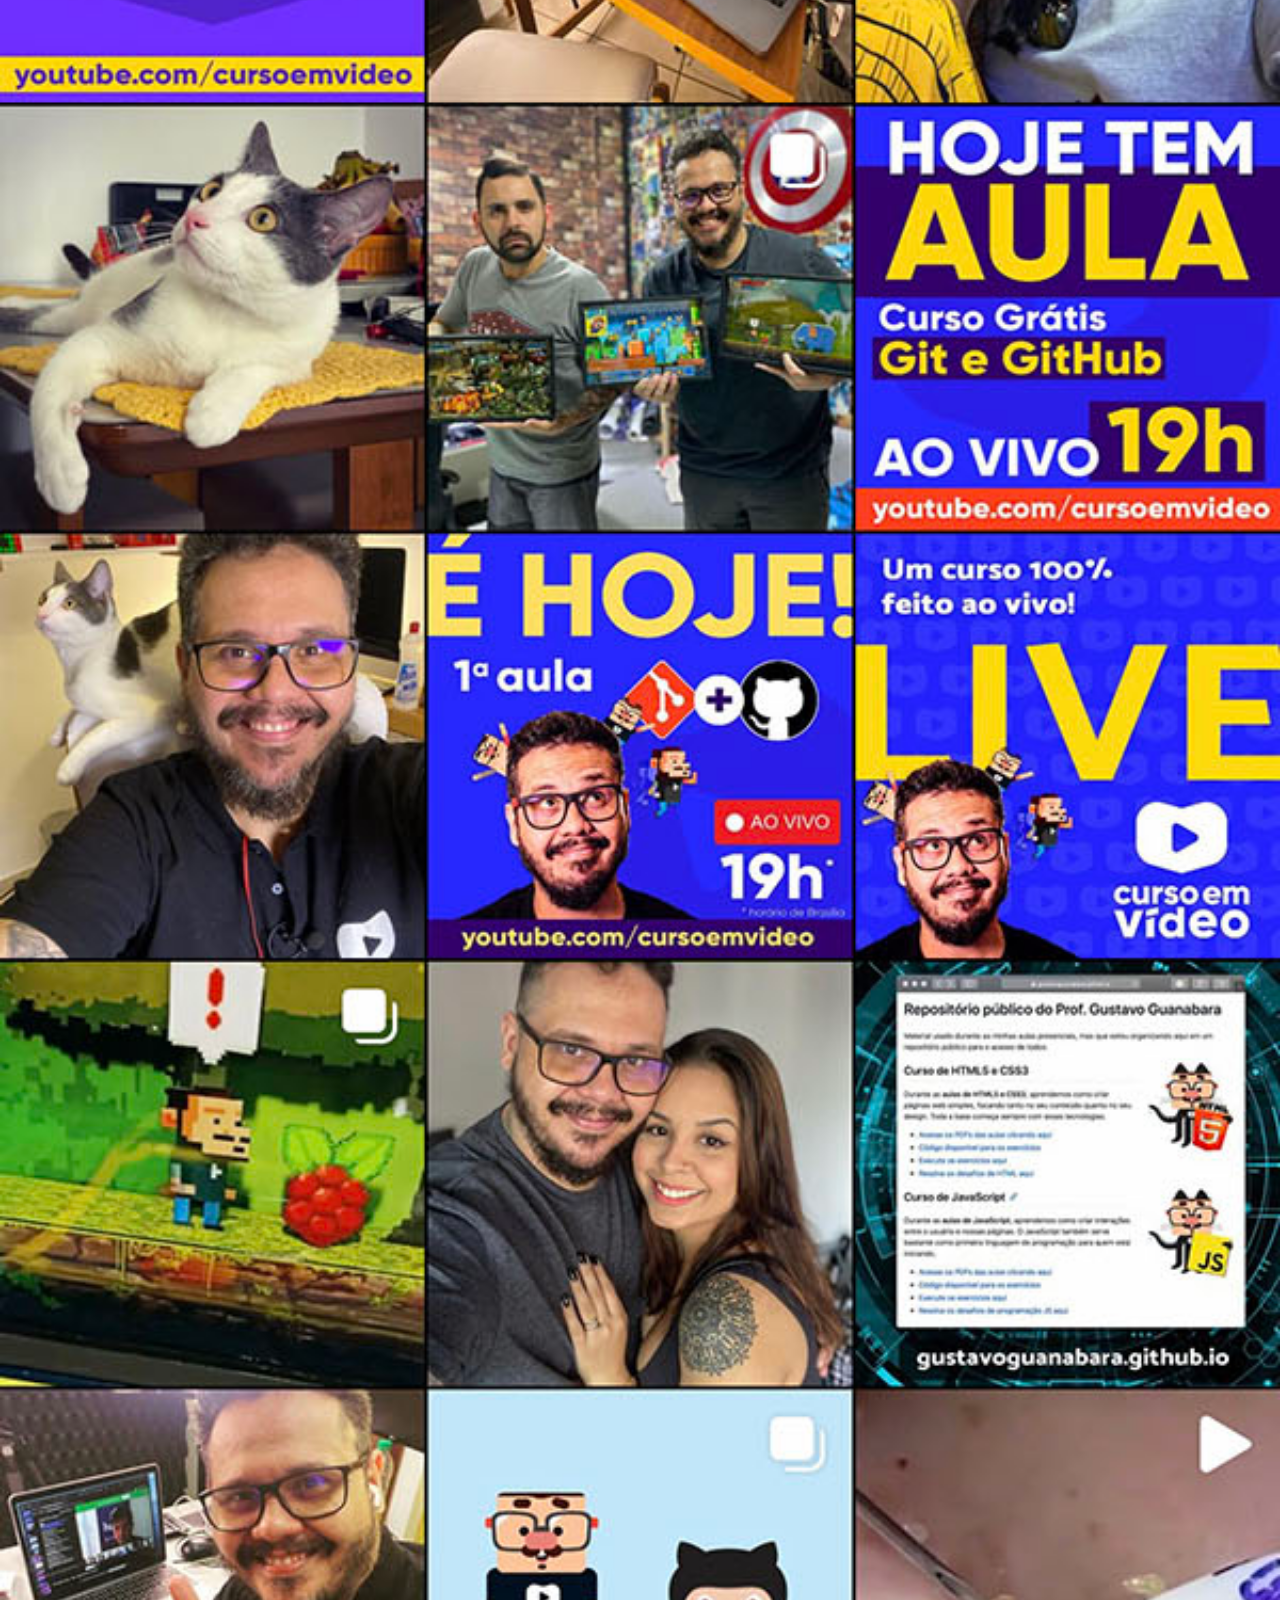
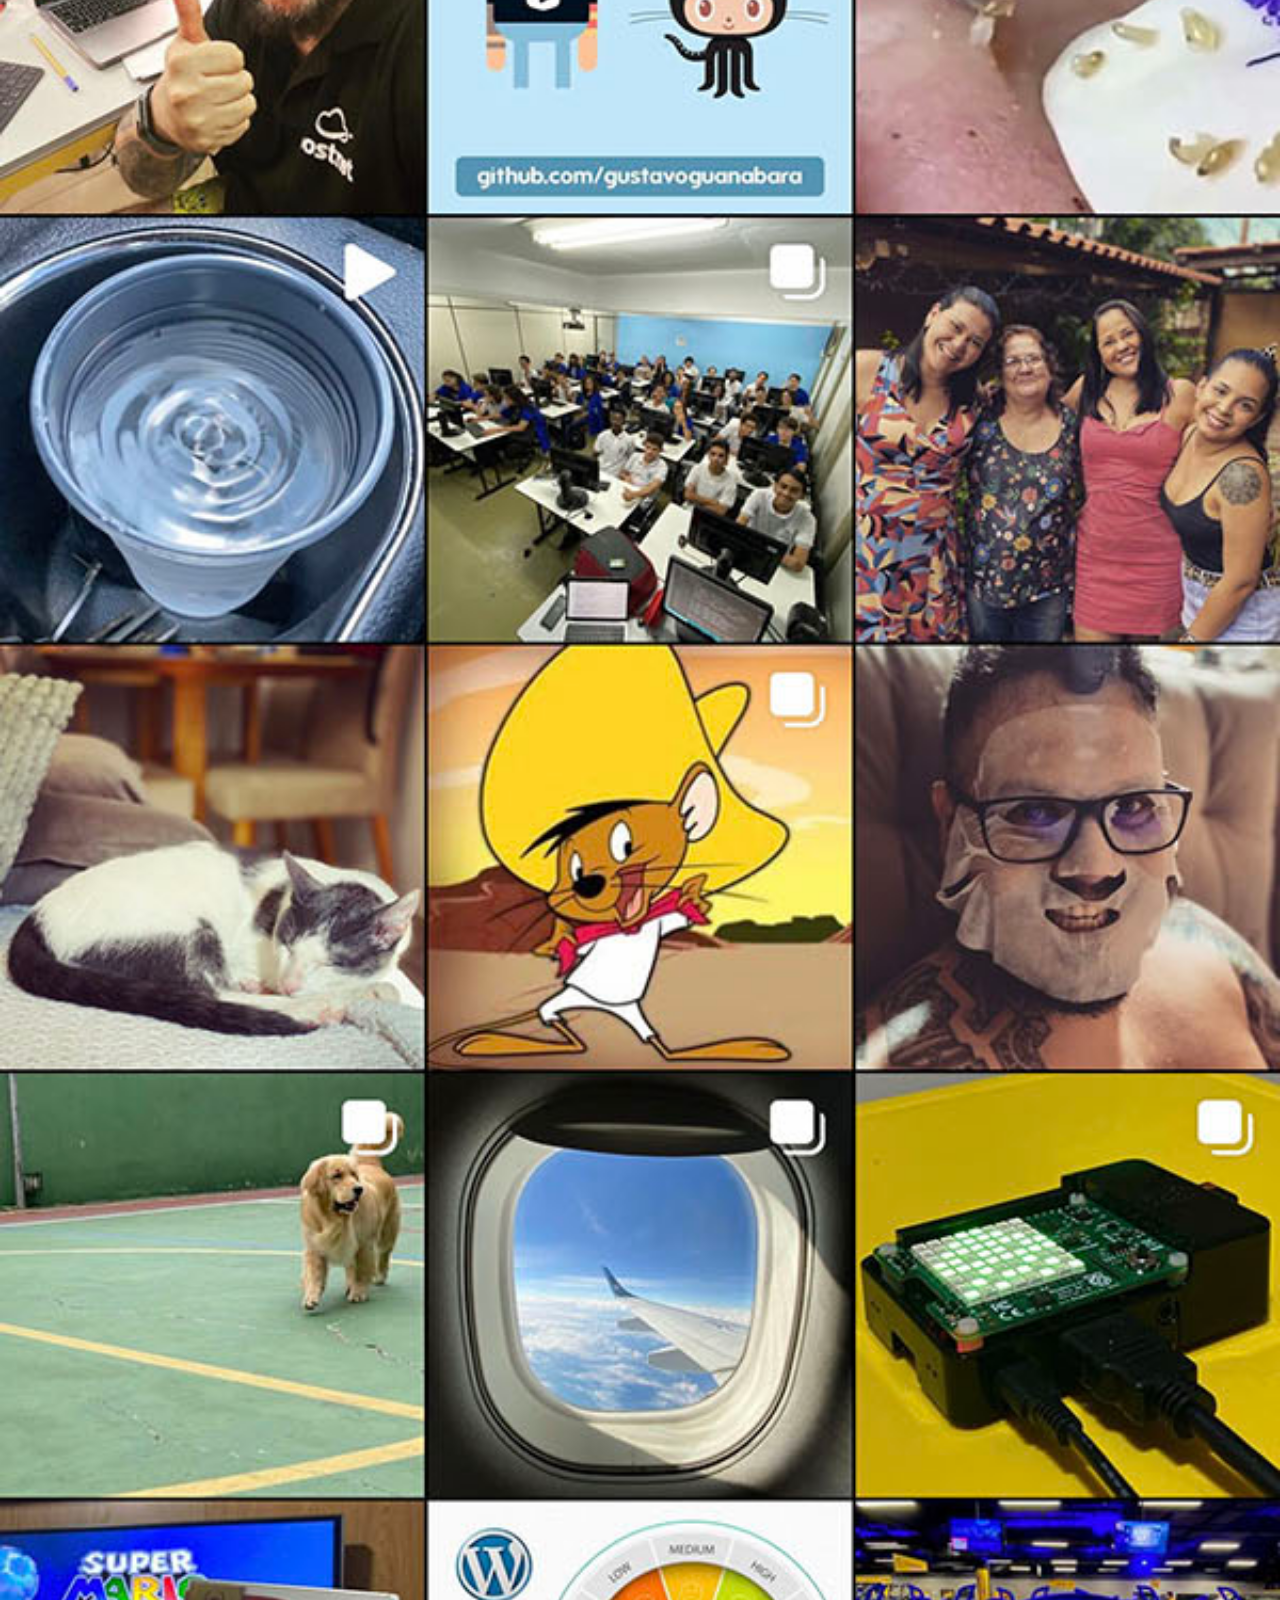
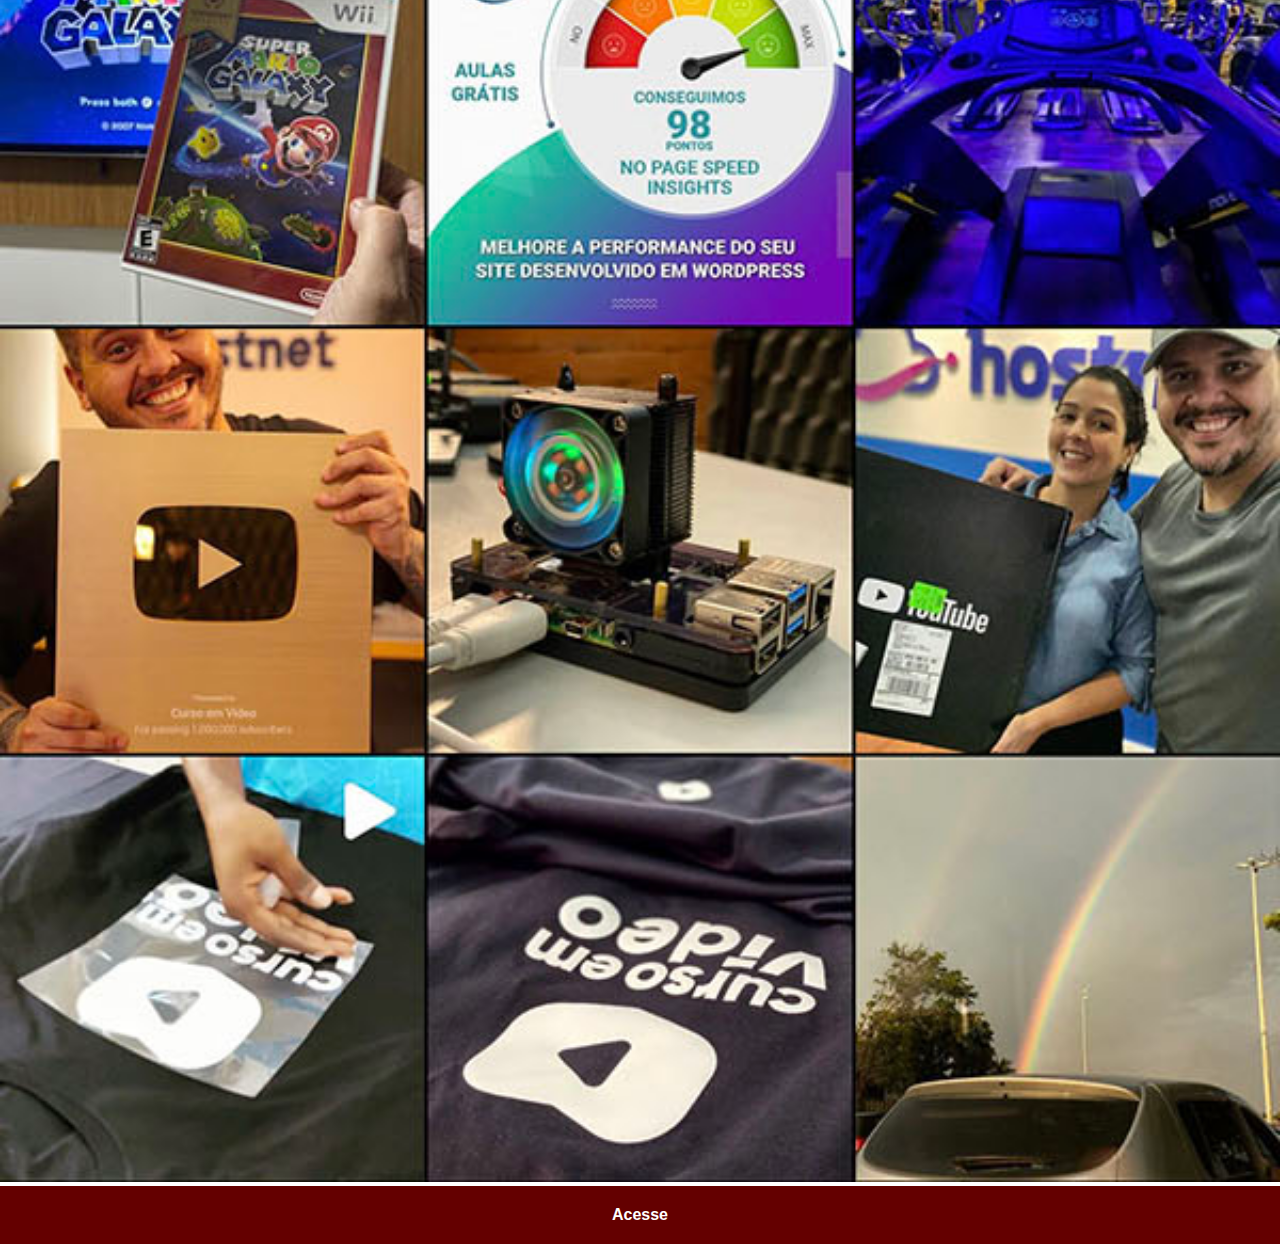
<file: instagram.html>
<!DOCTYPE html>
<html lang="pt-br">
<head>
    <meta charset="UTF-8">
    <meta name="viewport" content="width=device-width, initial-scale=1.0">
    <title>Instagram</title>
    <link rel="stylesheet" href="estilos/social.css">
</head>
<body>
    <img src="imagens/tela-instagram.jpg" alt="">
    <a href="https://www.instagram.com/fernando_greca/" target="_blank">Acesse</a>
</body>
</html>
</file>
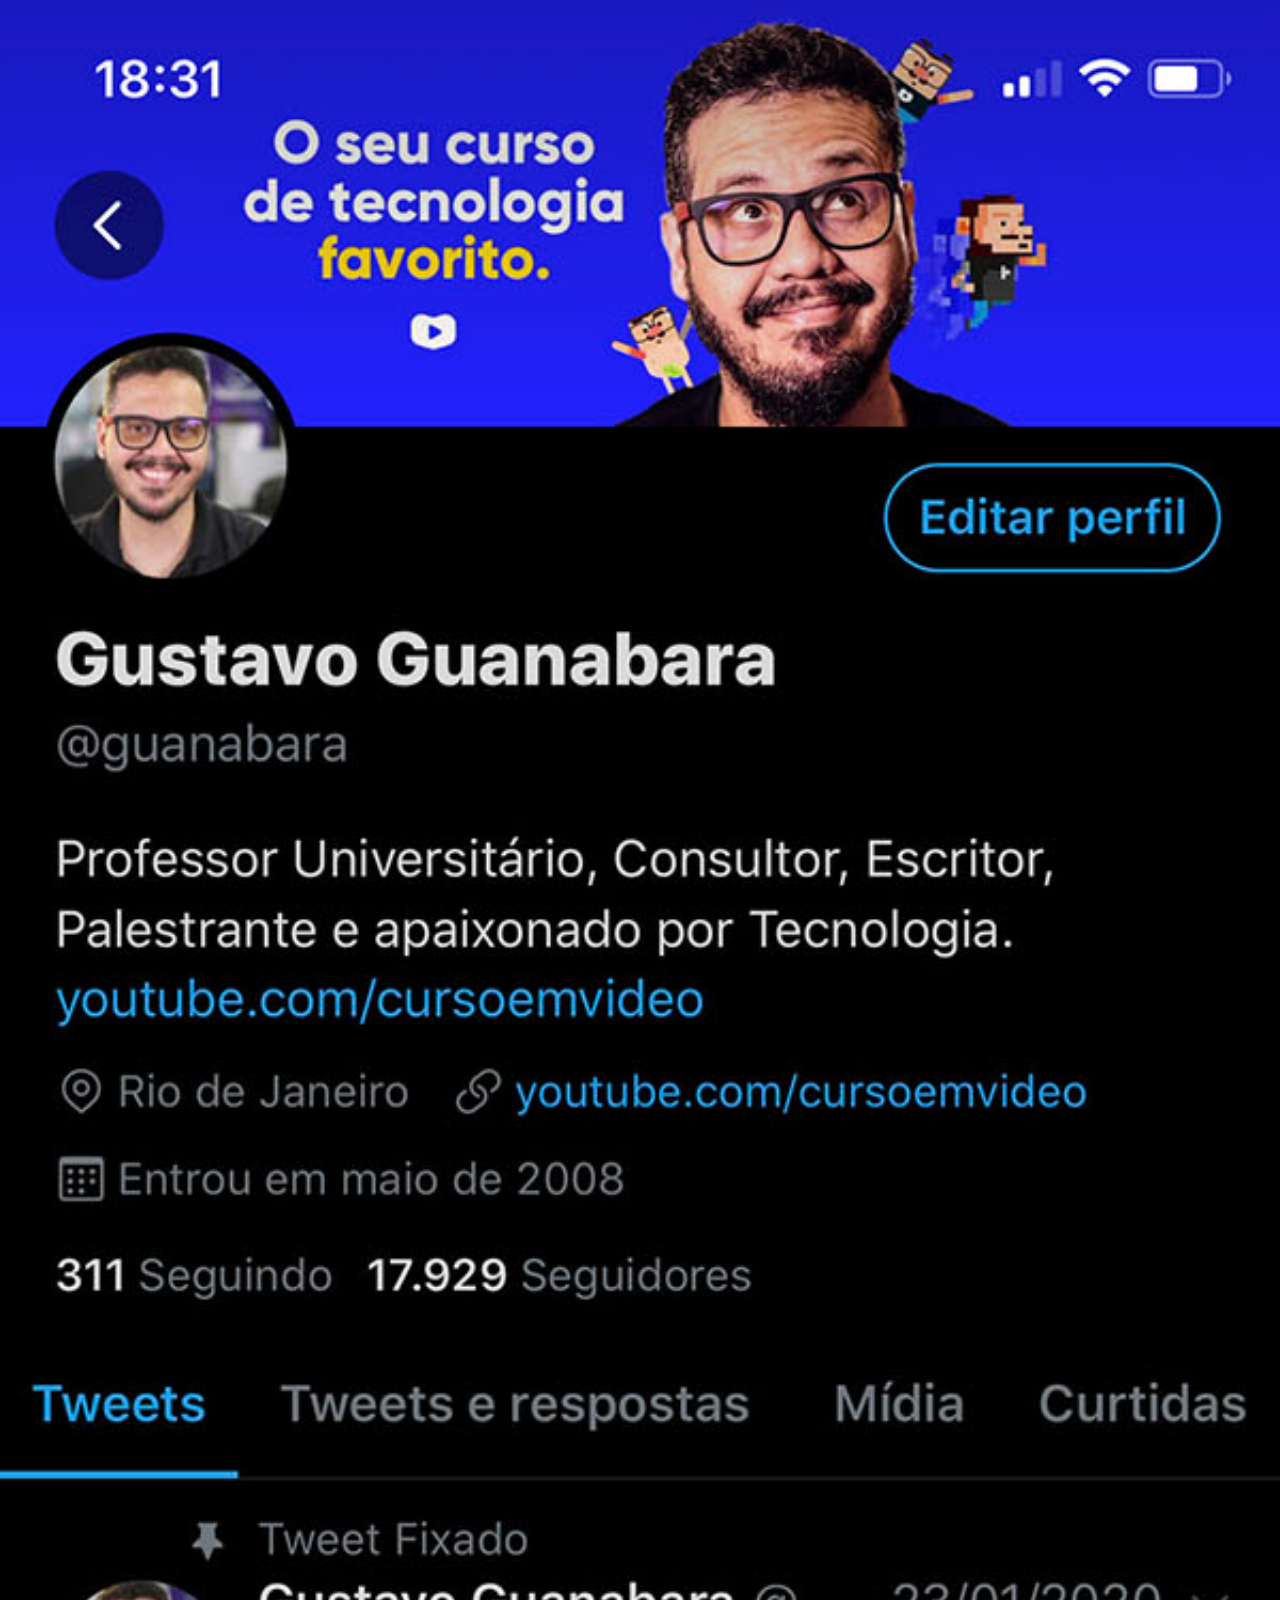
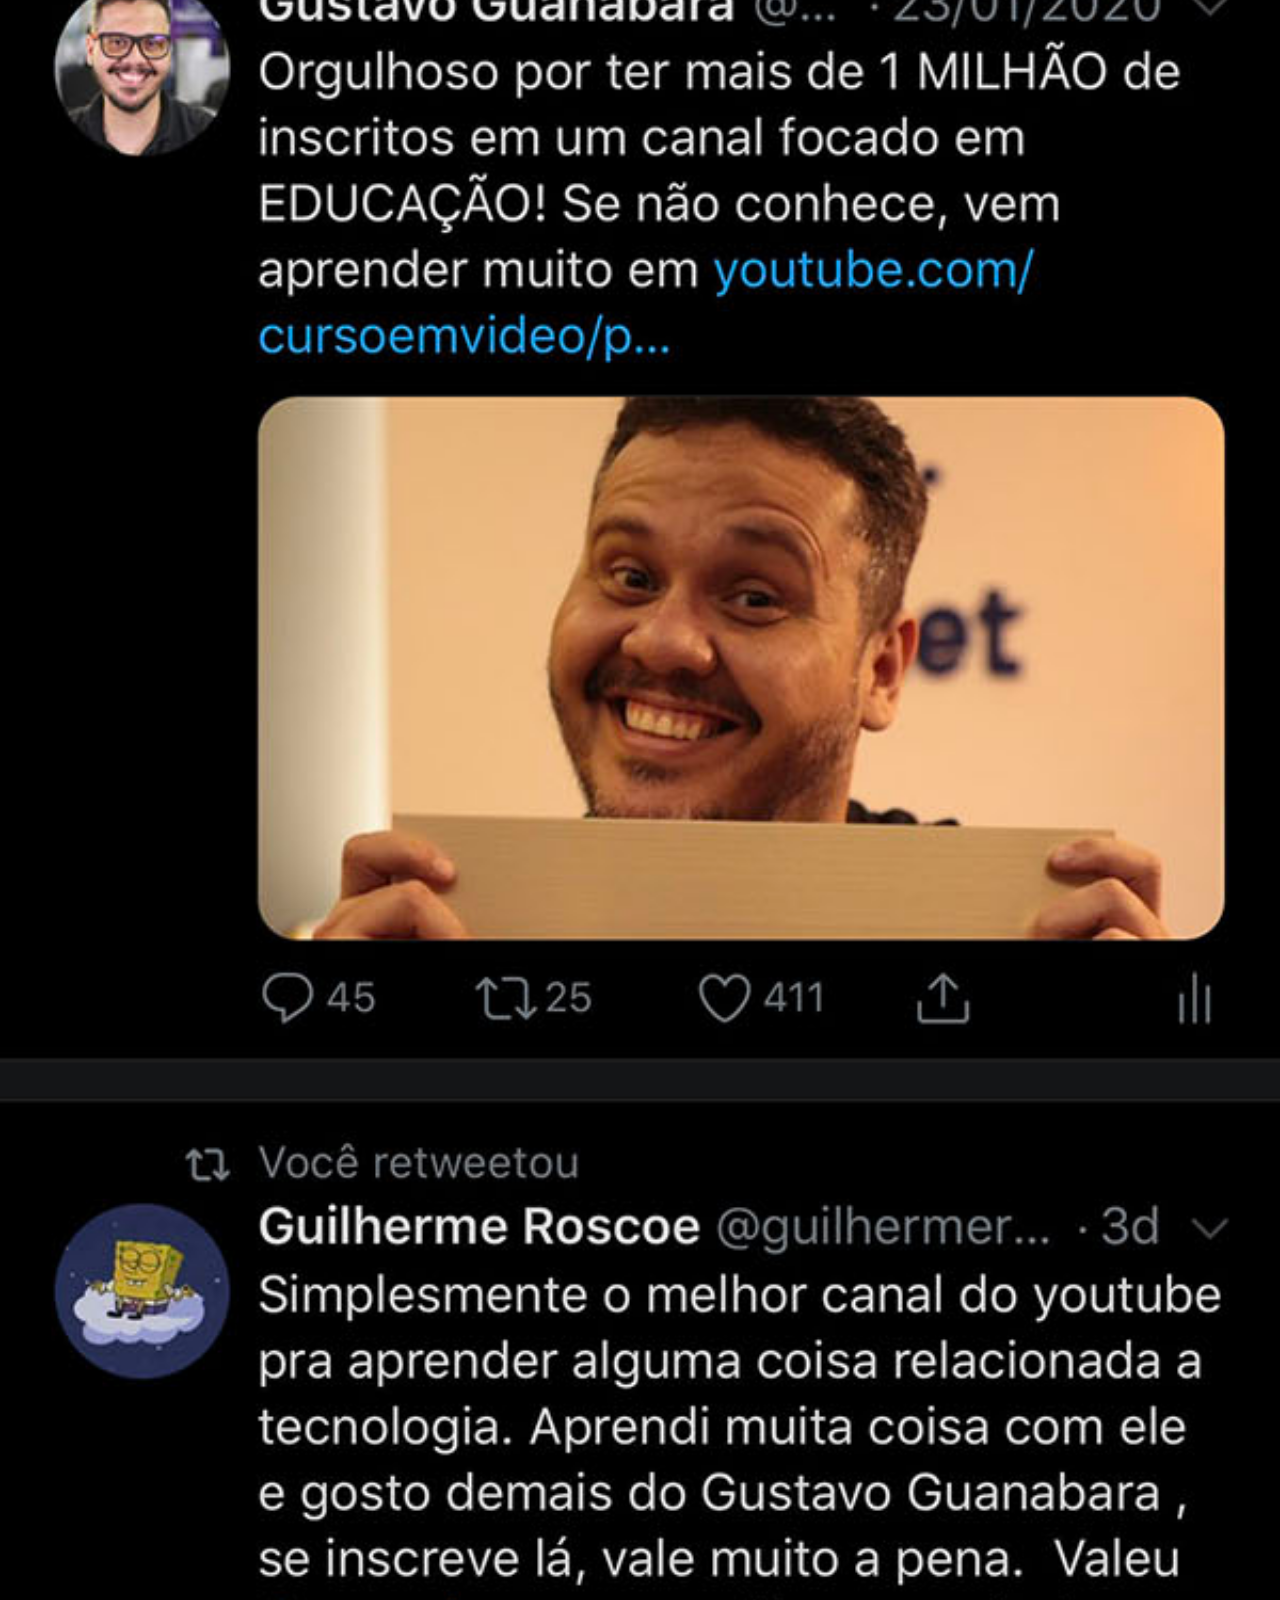
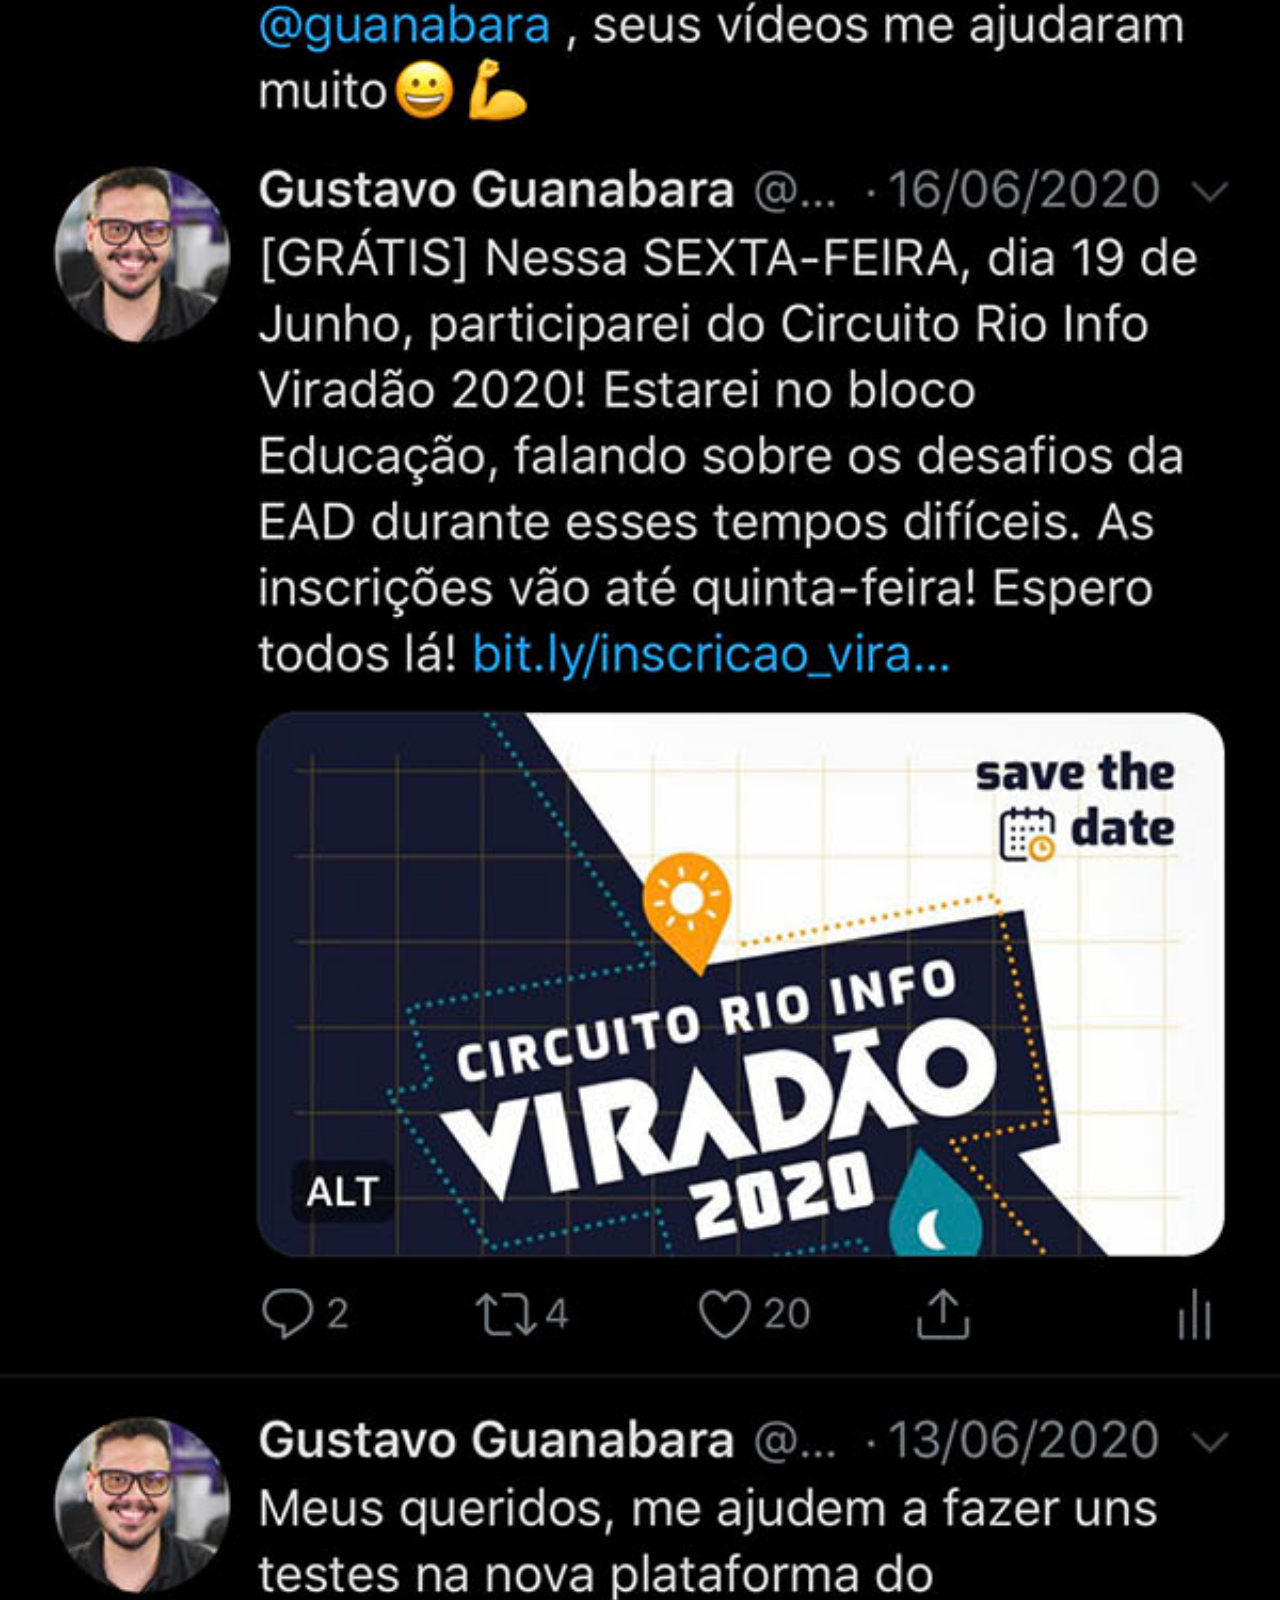
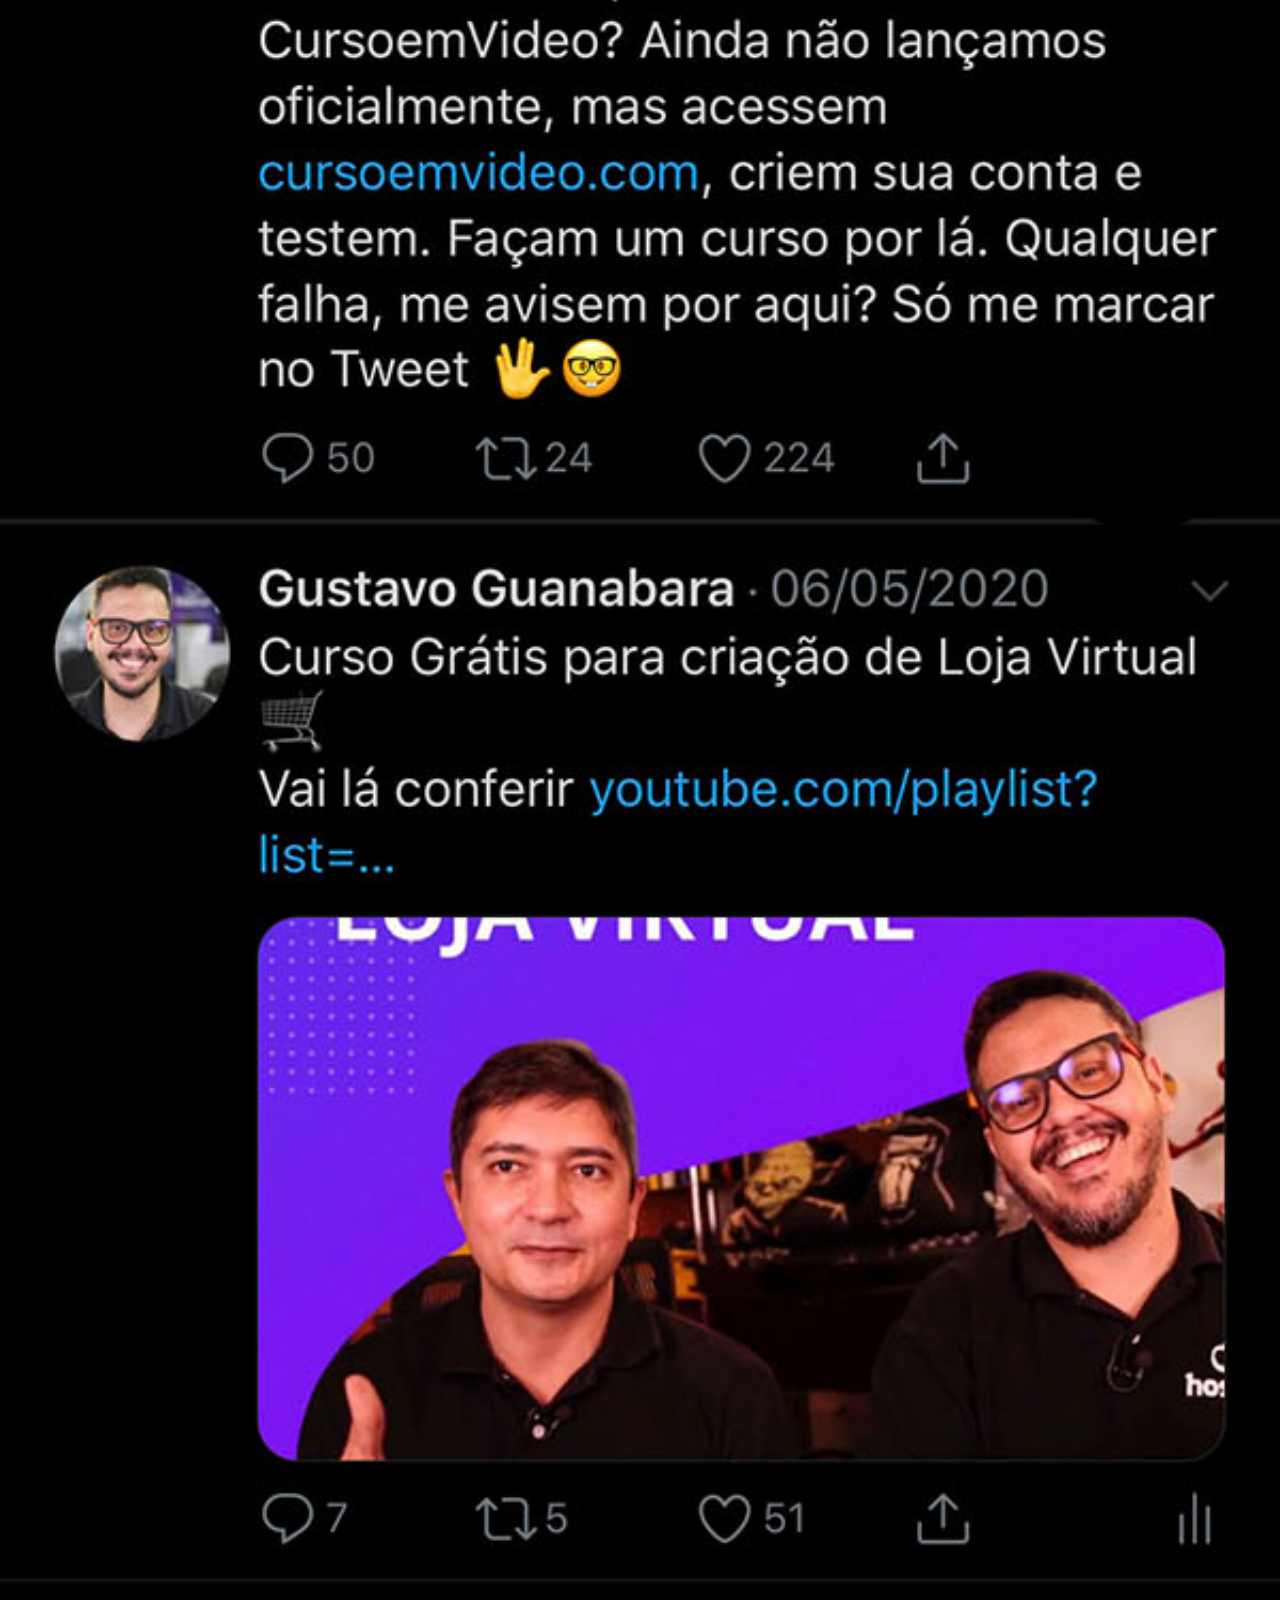
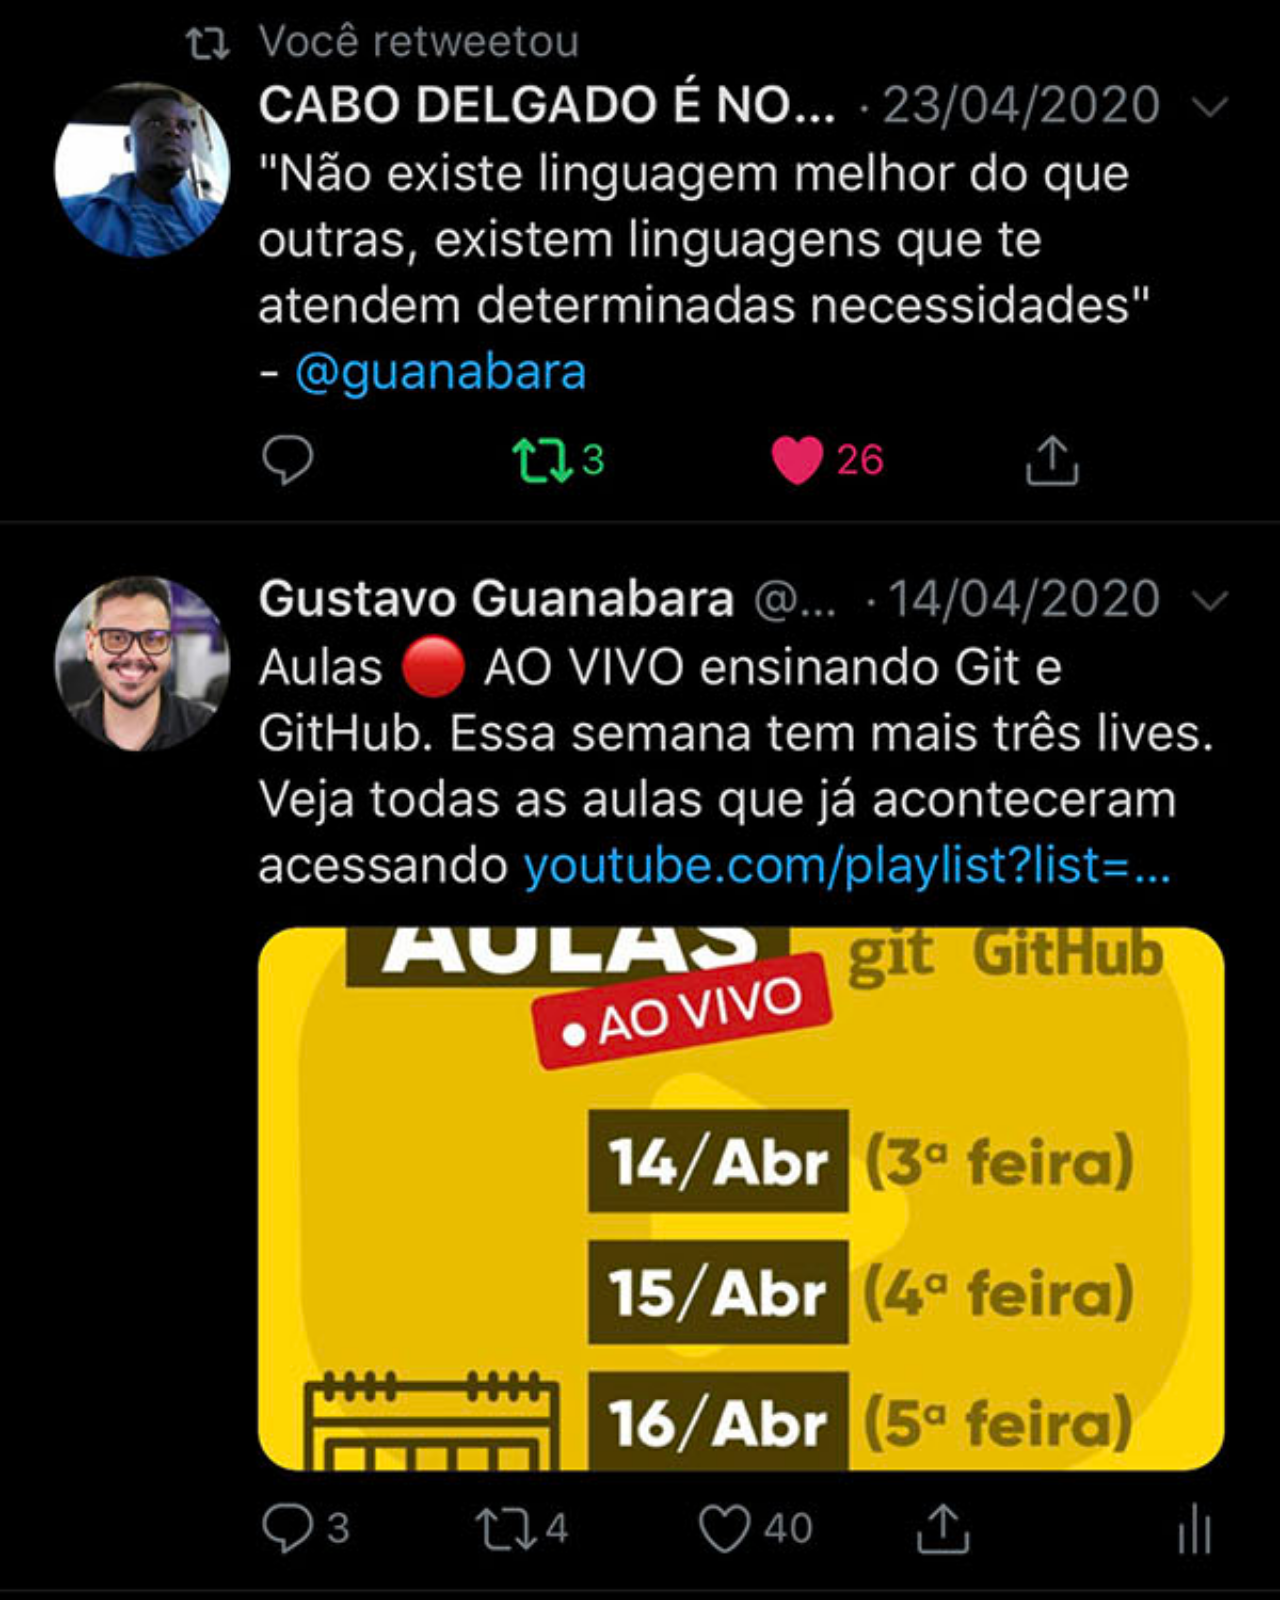
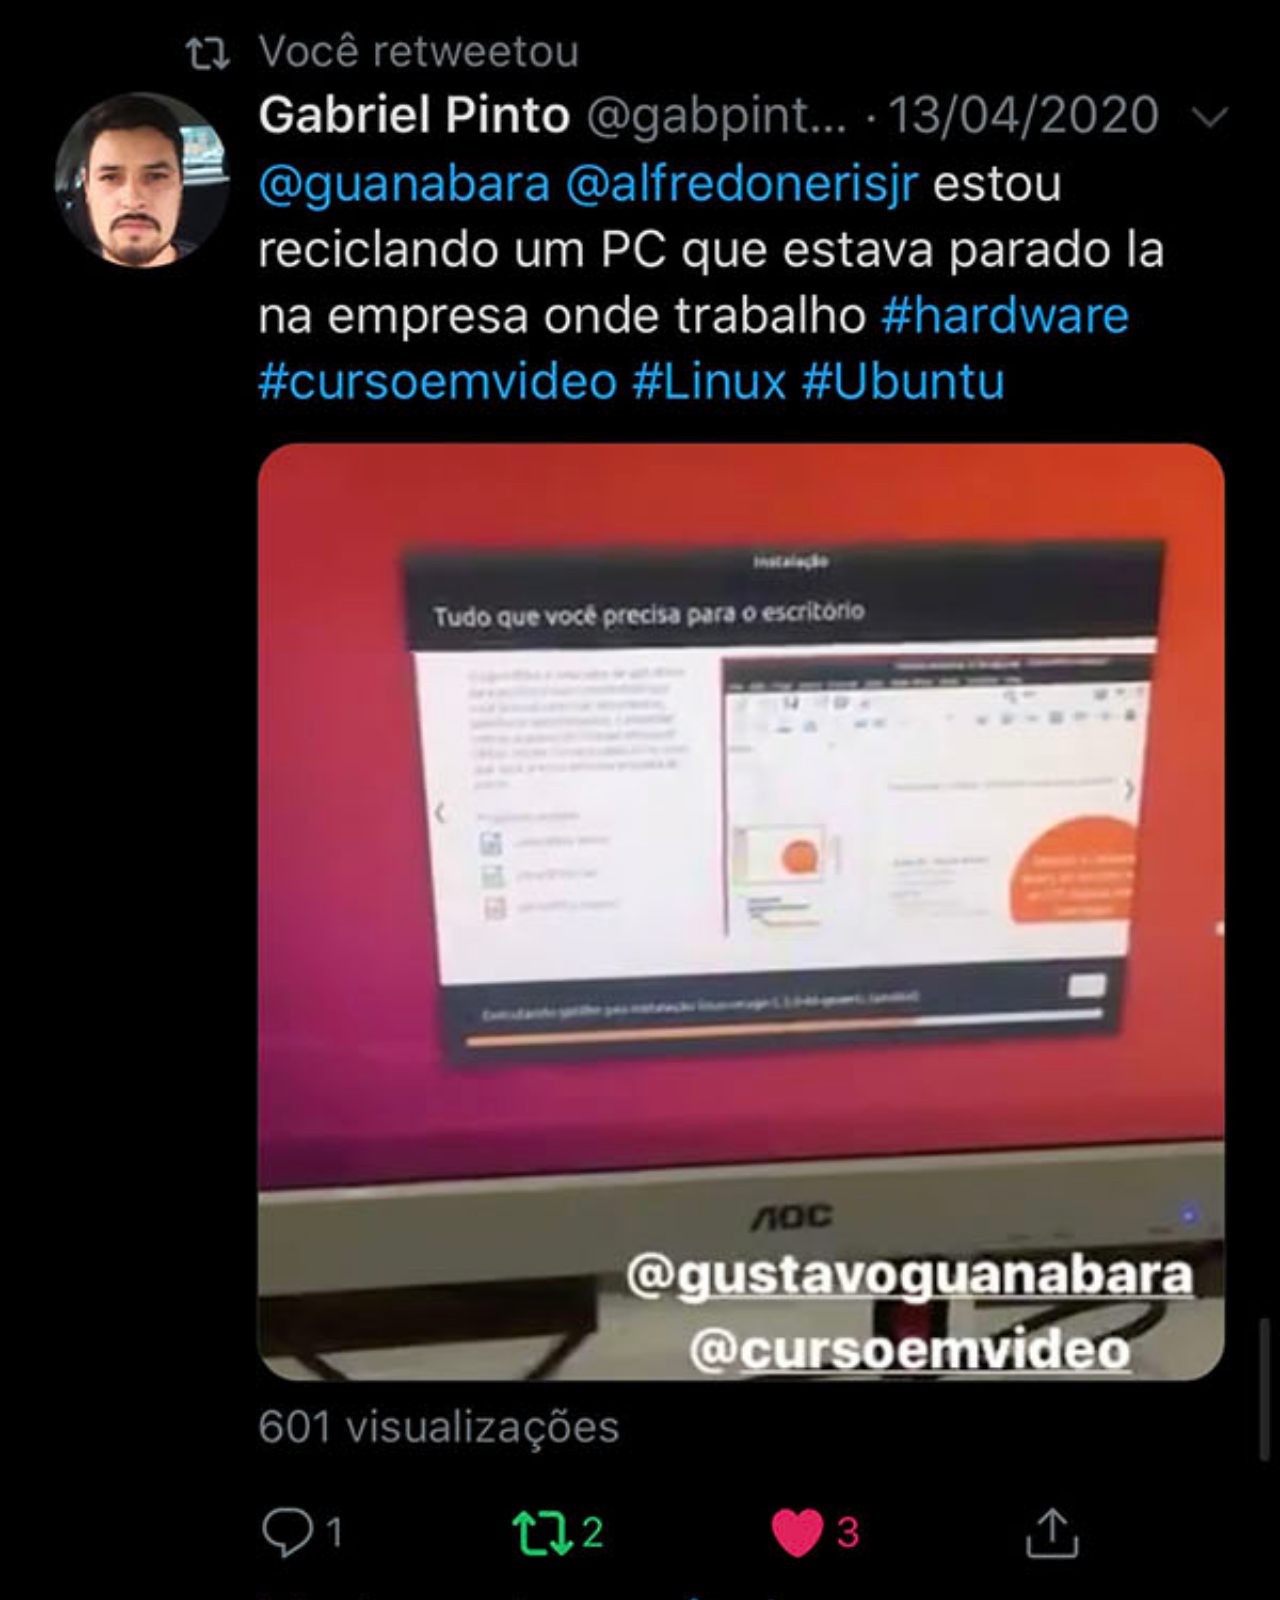
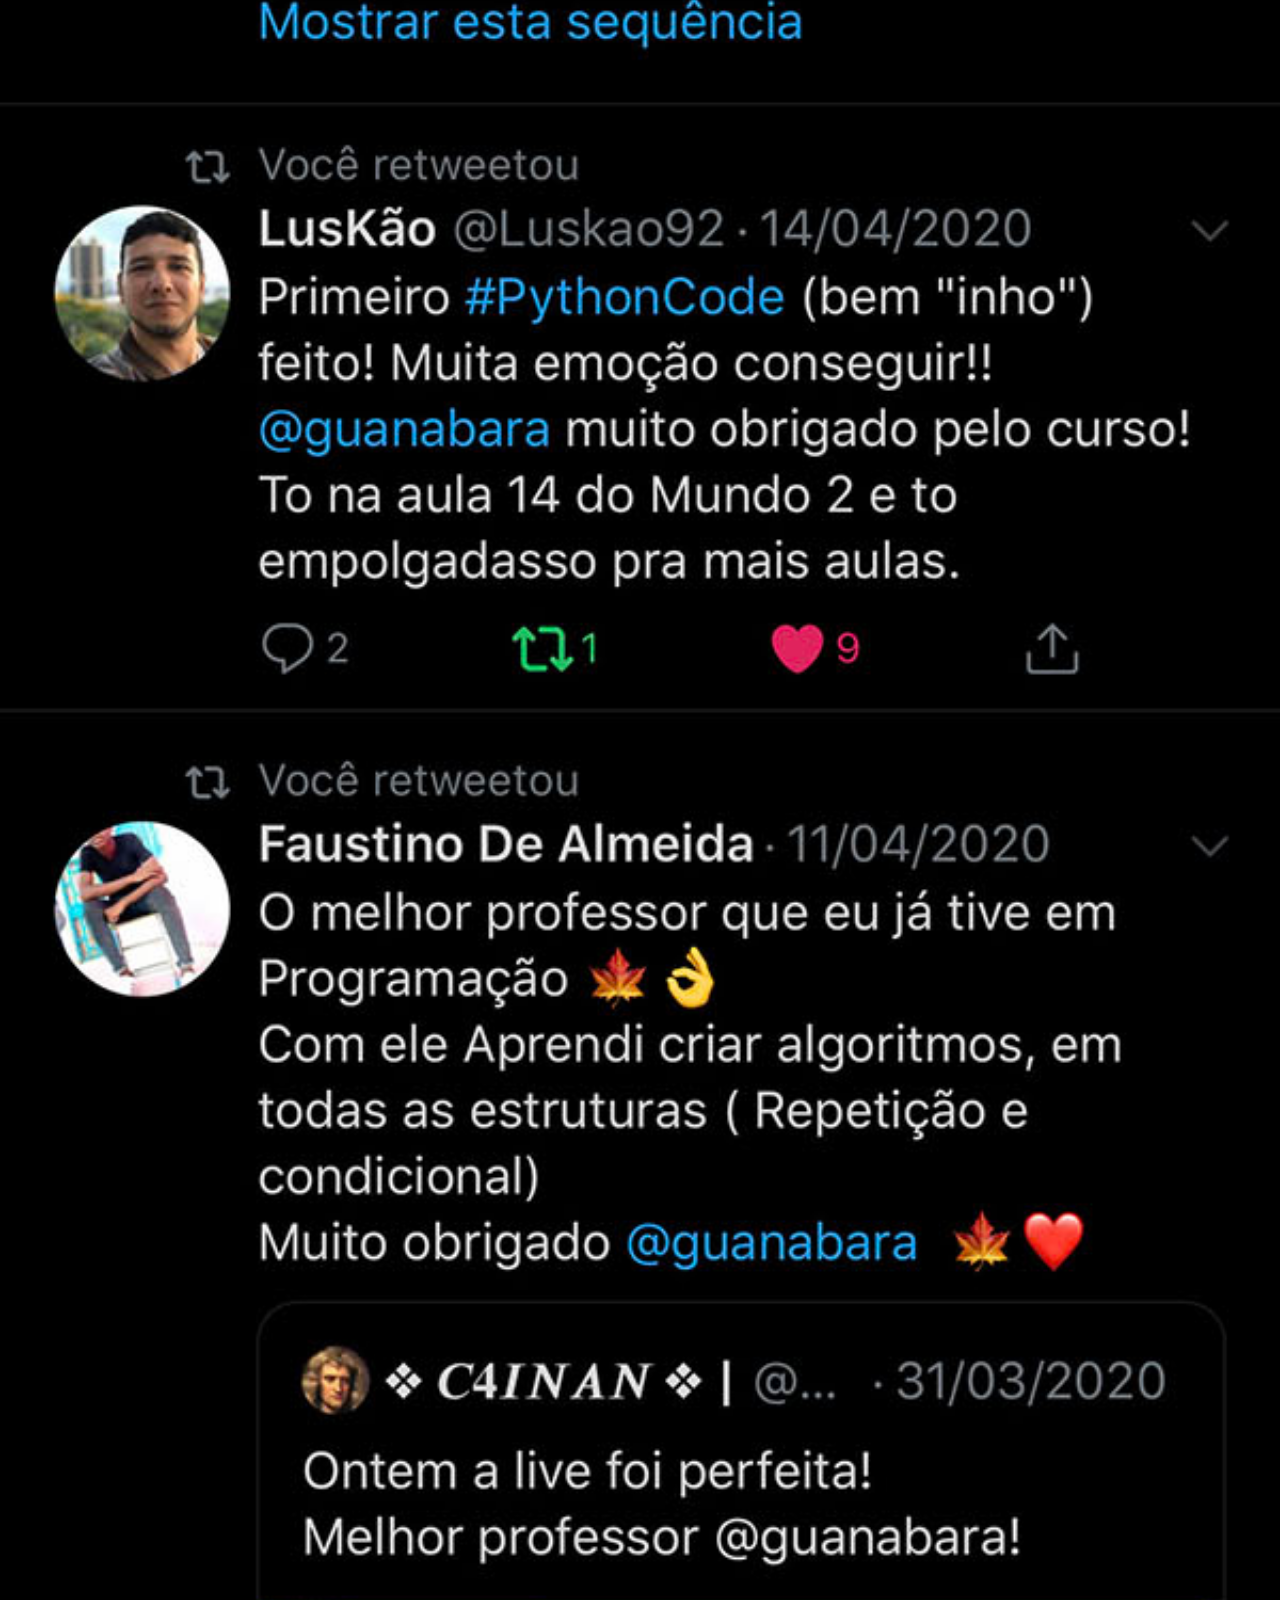
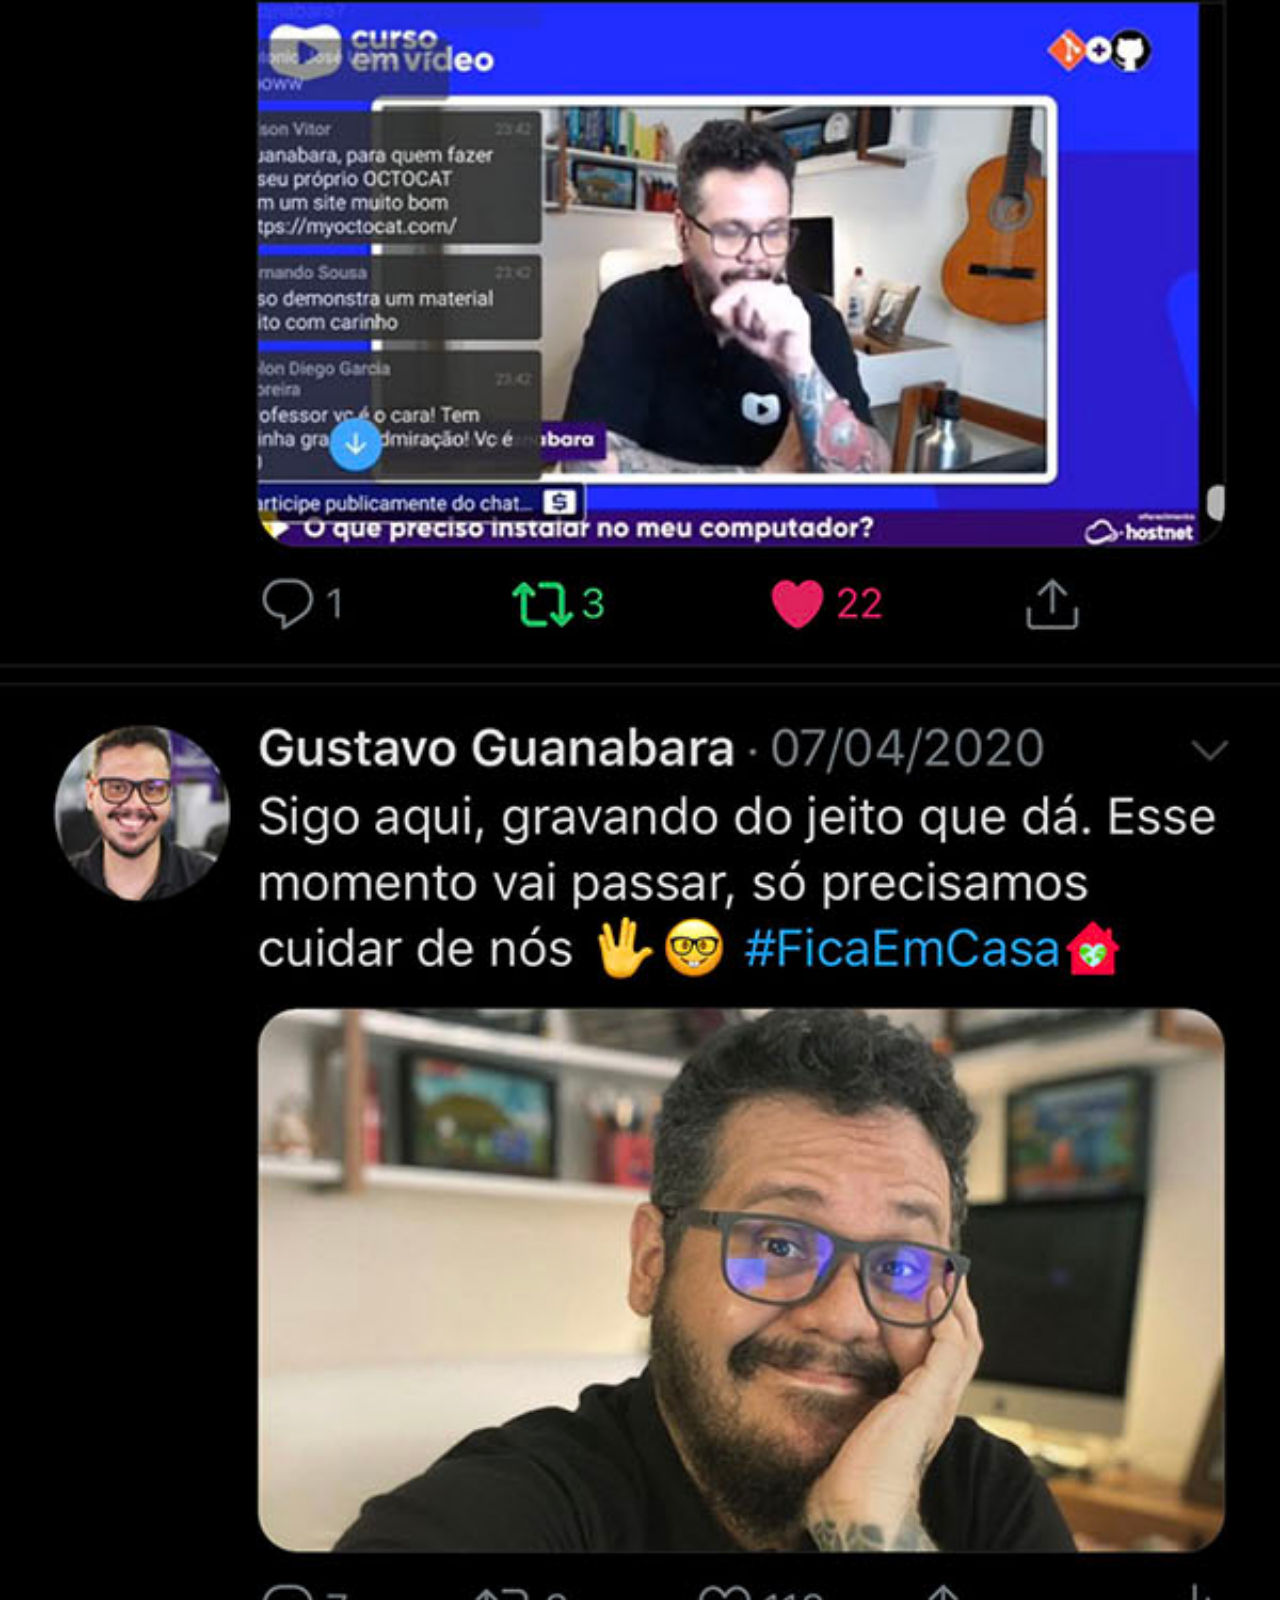
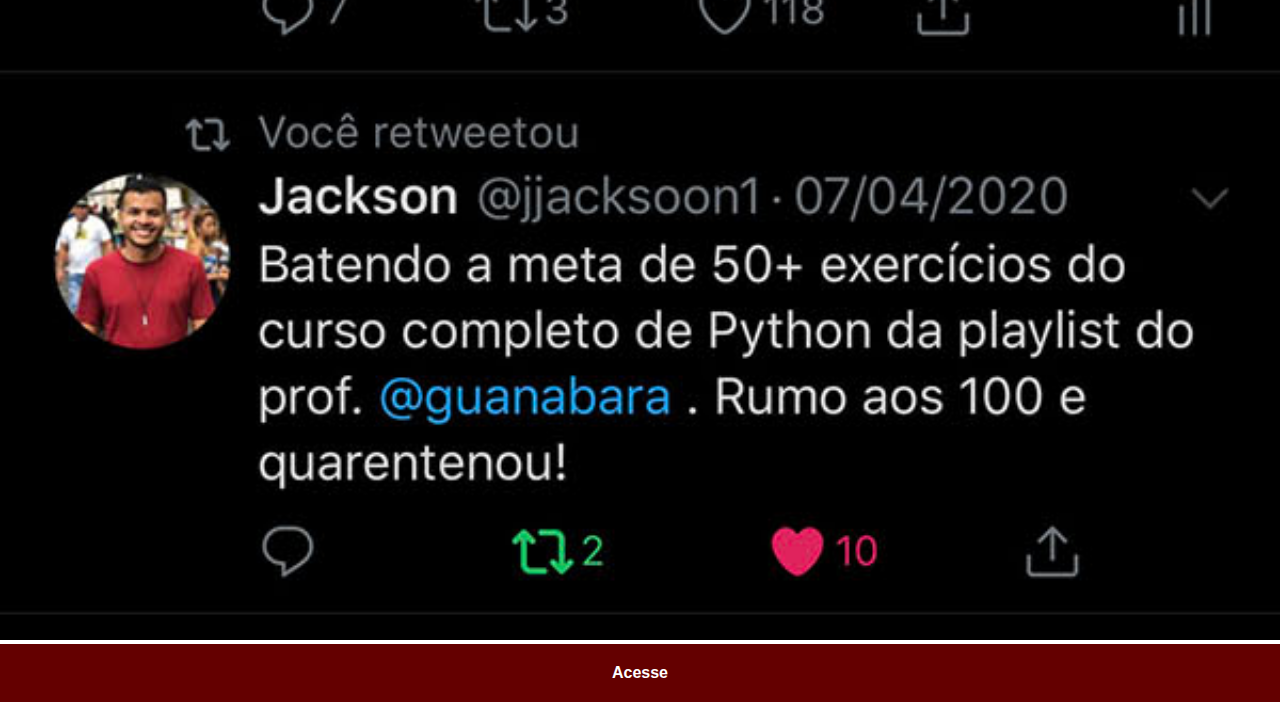
<file: twitter.html>
<!DOCTYPE html>
<html lang="pt-br">
<head>
    <meta charset="UTF-8">
    <meta name="viewport" content="width=device-width, initial-scale=1.0">
    <title>Twitter</title>
    <link rel="stylesheet" href="estilos/social.css">
</head>
<body>
    <img src="imagens/tela-twitter.jpg" alt="">
    <a href="https://twitter.com/GersonOcrime" target="_blank">Acesse</a>
</body>
</html>
</file>
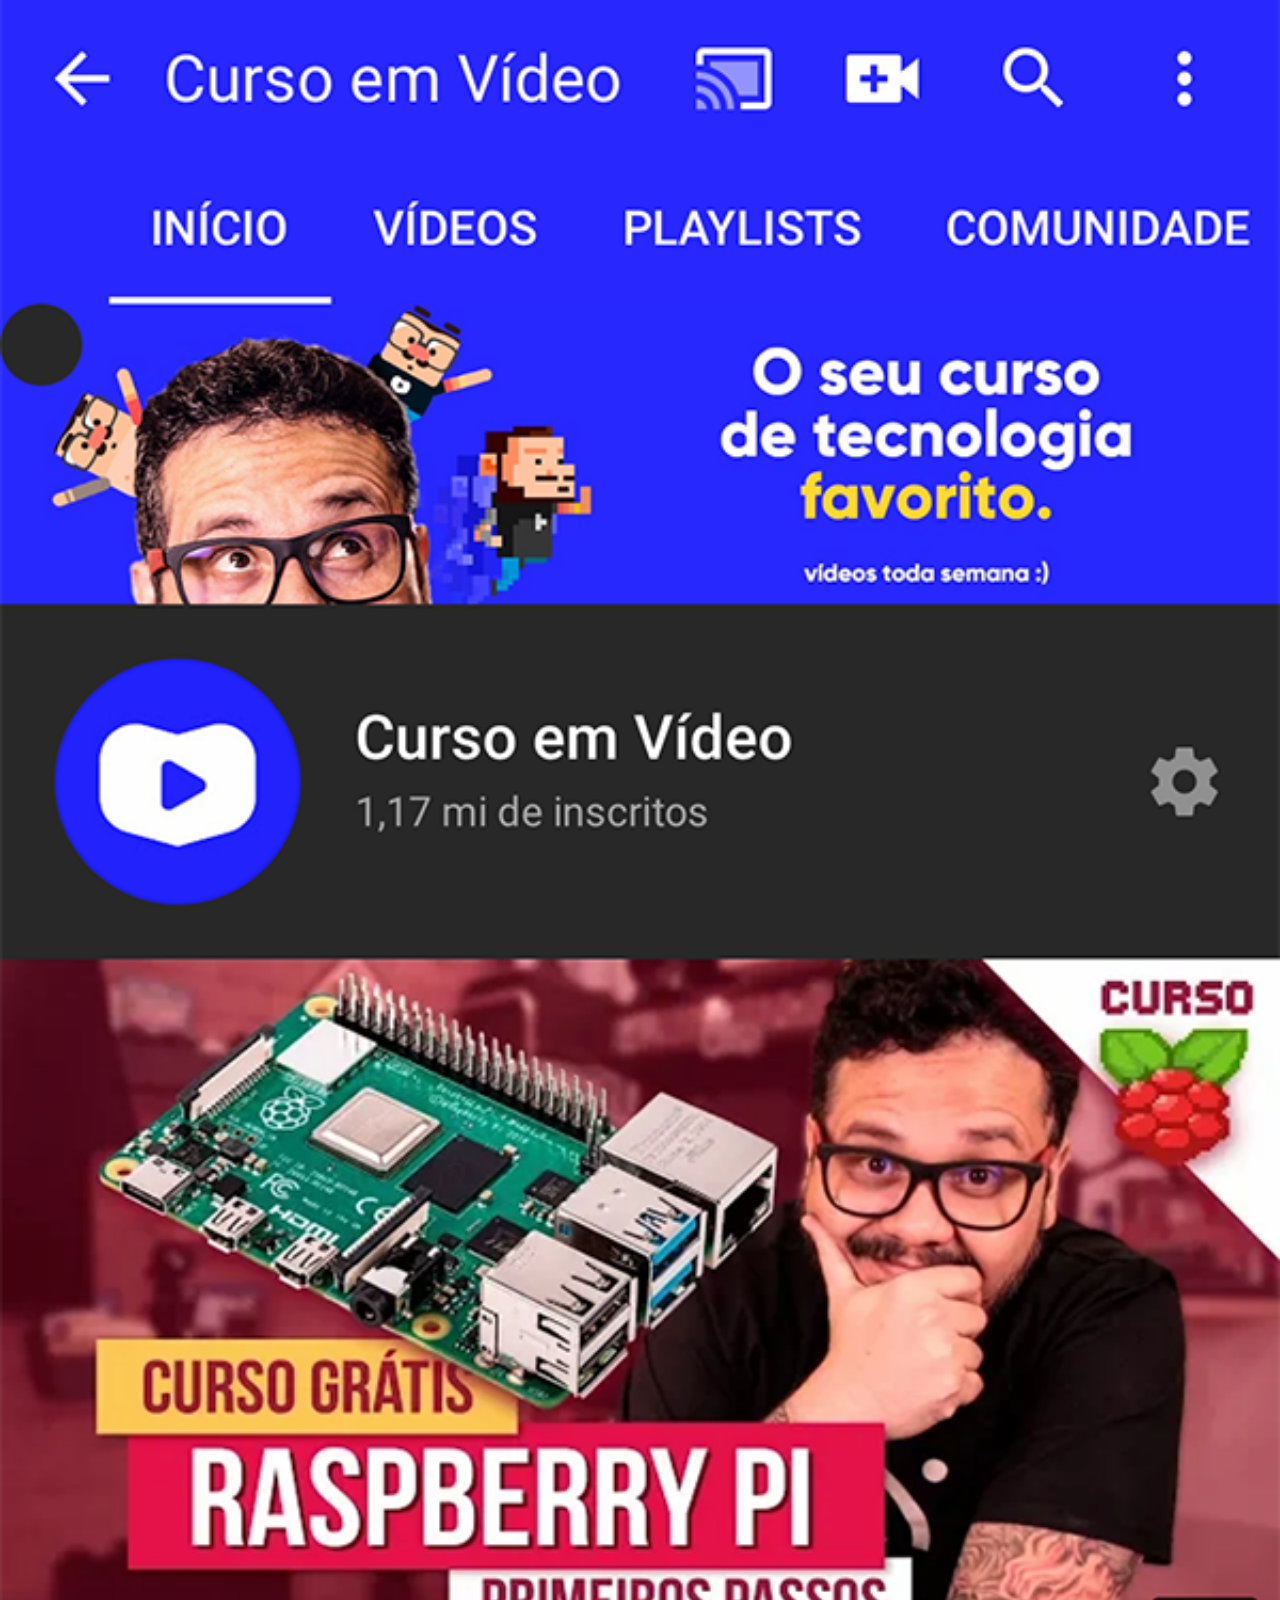
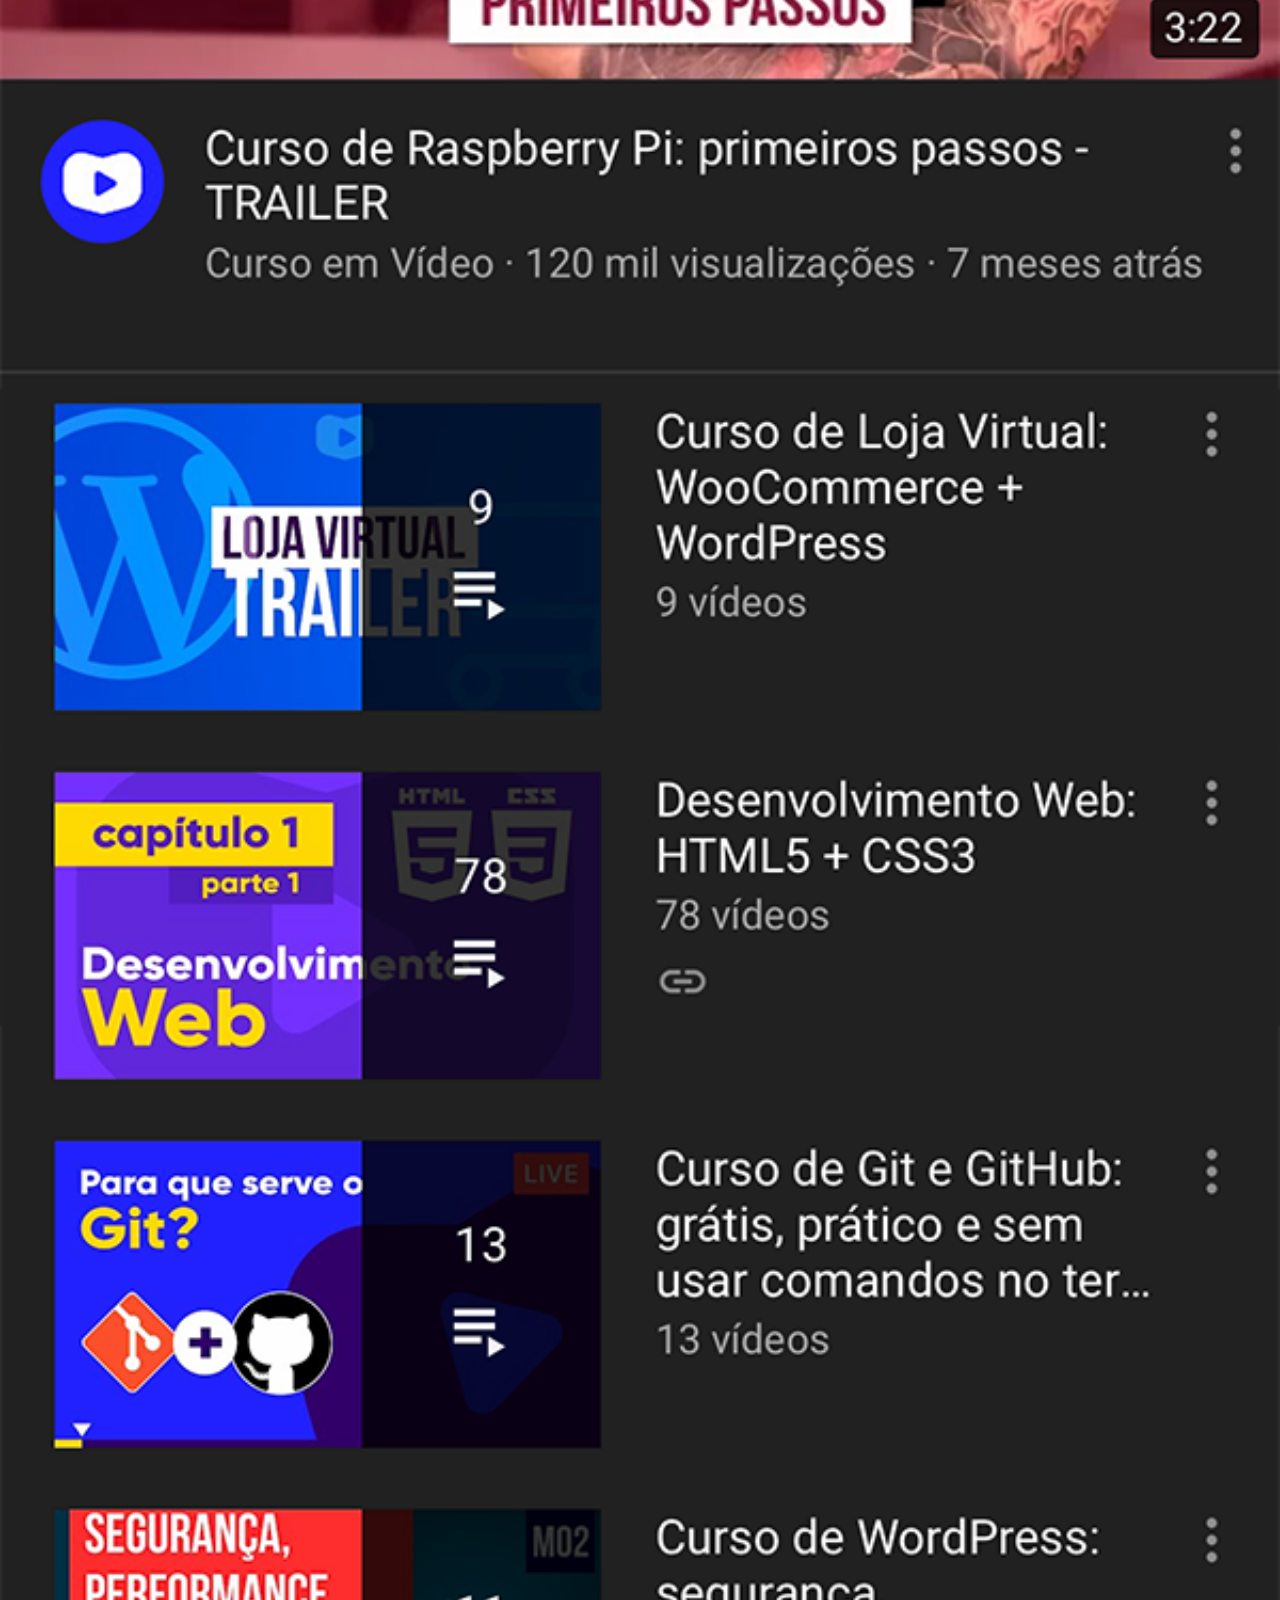
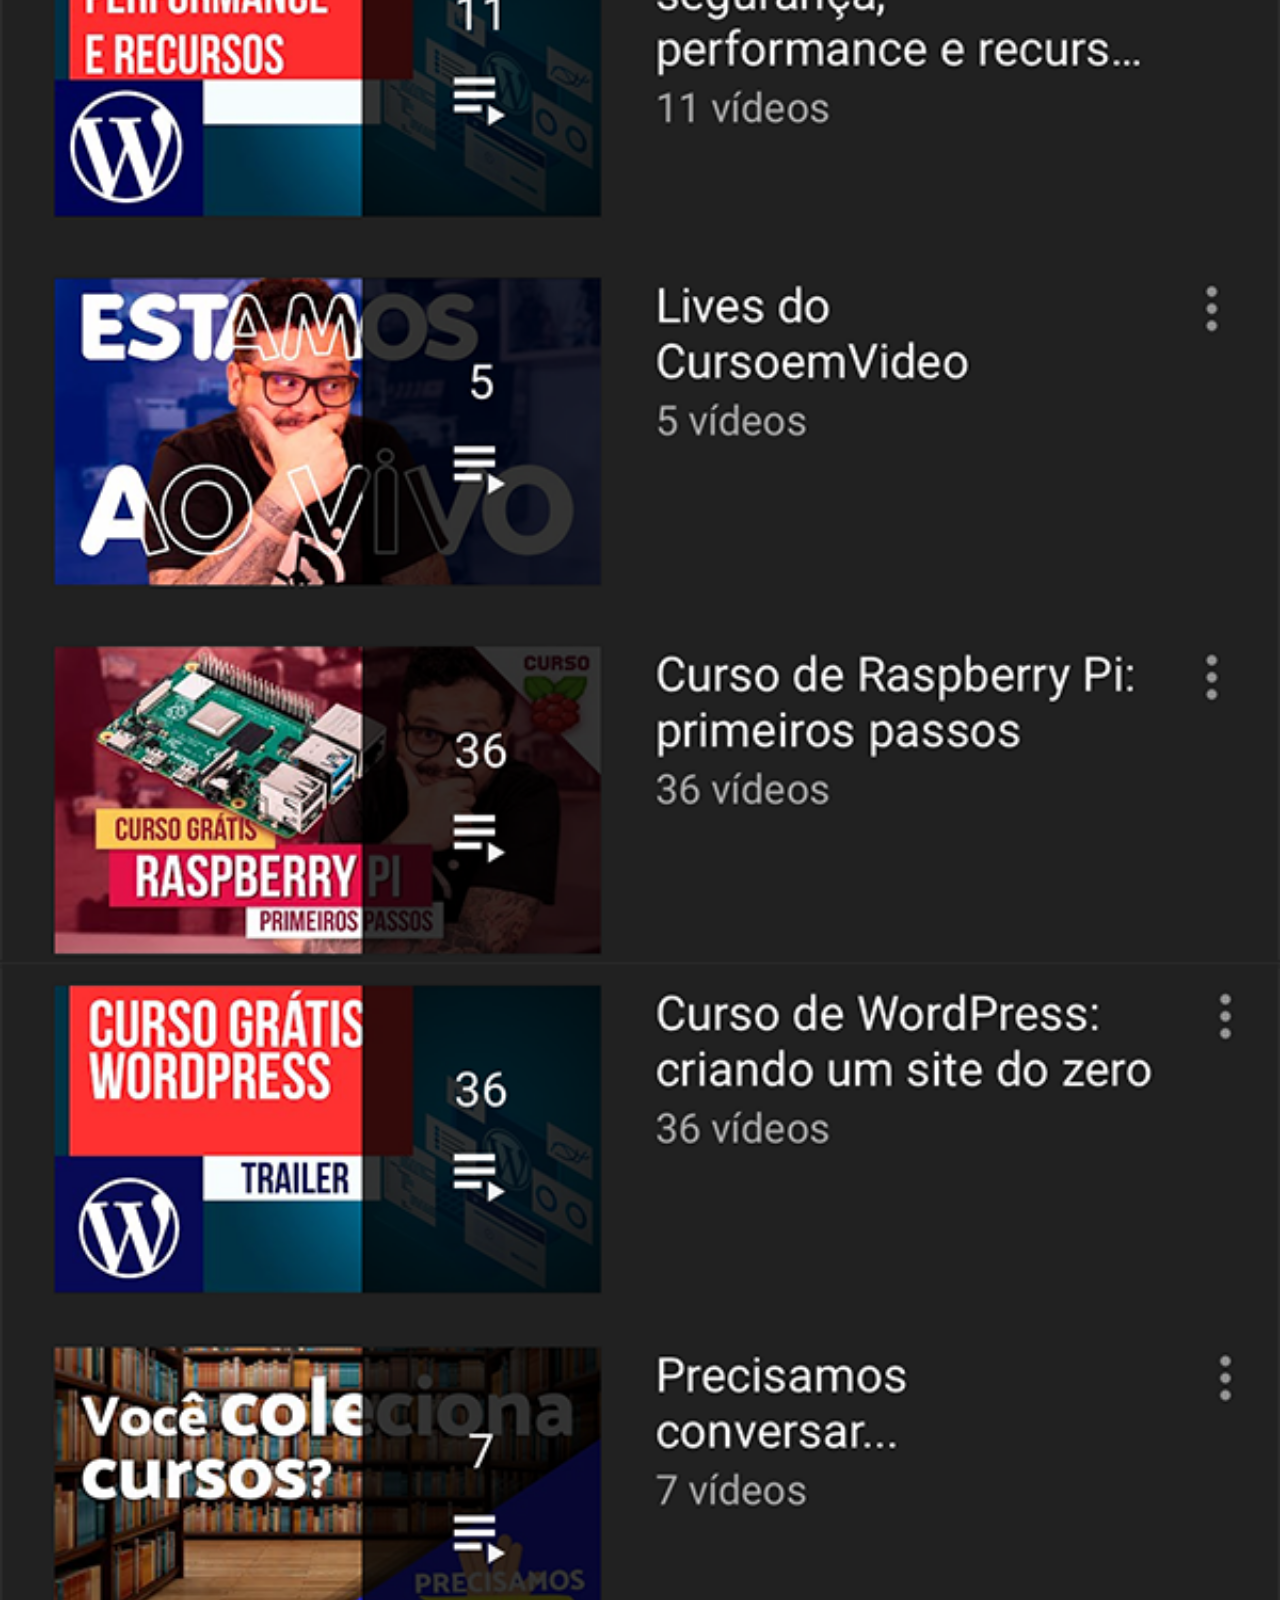
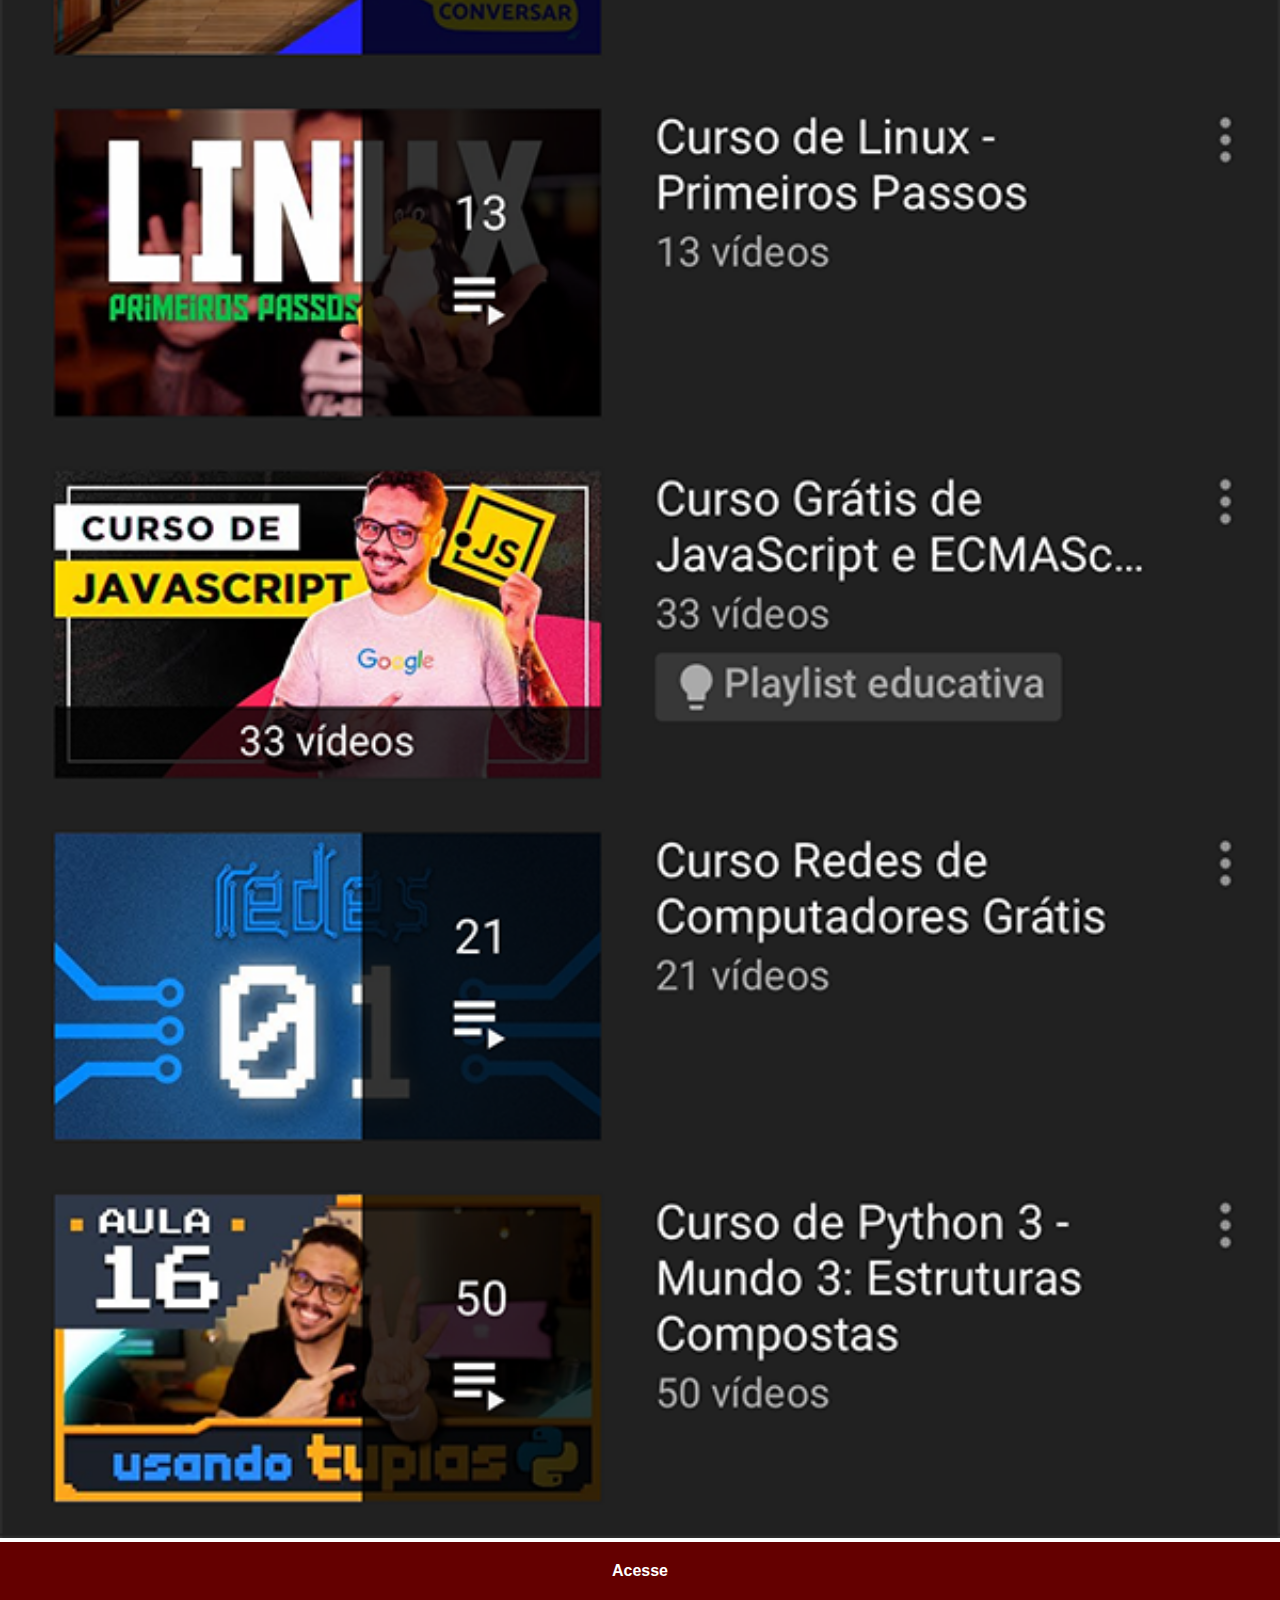
<file: youtube.html>
<!DOCTYPE html>
<html lang="pt-br">
<head>
    <meta charset="UTF-8">
    <meta name="viewport" content="width=device-width, initial-scale=1.0">
    <title>Youtube</title>
    <link rel="stylesheet" href="estilos/social.css">
</head>
<body>
    <img src="imagens/tela-youtube.png" alt="">
    <a href="https://www.youtube.com/channel/UCLvI0S3mnVUxtBxD9U17x6A" target="_blank">Acesse</a>
</body>
</html>
</file>
<file: estilos/style.css>
@charset "UTF-8";

* {
    margin: 0;
    padding: 0;
    box-sizing: border-box;
    border: none;
    outline: none;
    font-family: Arial, Helvetica, sans-serif;
}

html, body {
    height: 100vh;
    width: 100vw;
}

body {
    background: url(../imagens/fundo-madeira.jpg) no-repeat top center;
    background-size: cover;
    background-attachment: fixed;
}

main {
    height: 100vh;
    position: relative;

}

section#telefone {
    height: 627px;
    width: 311px;
    background-color: blue;
    position: absolute;
    top: 50%;
    left: 50%;
    transform: translate(-50%, -50%);
    background:url(../imagens/frame-iphone.png) no-repeat;

}

iframe#tela {
    position: relative;
    top: 80px;
    left: 22px;
    width: 267px;
    height: 471px;
}

section#redes-socias {
    text-align: right;
}
section#redes-socias img:hover {
    transform: translate(-3px, -3px);
    transition: .3s;
    box-shadow: 5px 5px 10px rgba(0, 0, 0, 0.600);
}

section#redes-socias img {
    width: 50px;
    margin: 10px;
    border-radius: 50%;
    box-shadow: 2px 2px 5px rgba(0, 0, 0, 0.400);
}
</file>
<file: estilos/social.css>
@charset "UTF-8";

* {
    margin: 0;
    padding: 0;
    font-family: Arial, Helvetica, sans-serif;
}
::-webkit-scrollbar {
    width: 0;
    height: 0;
}
img {
    width: 100vw;
}
a {
    display: block;
    background-color: rgb(100, 0, 0);
    padding: 20px;
    text-align: center;
    font-weight: bolder;
    text-decoration: none;
    color: white;
}
a:hover {
    background-color: red;
}
</file>
